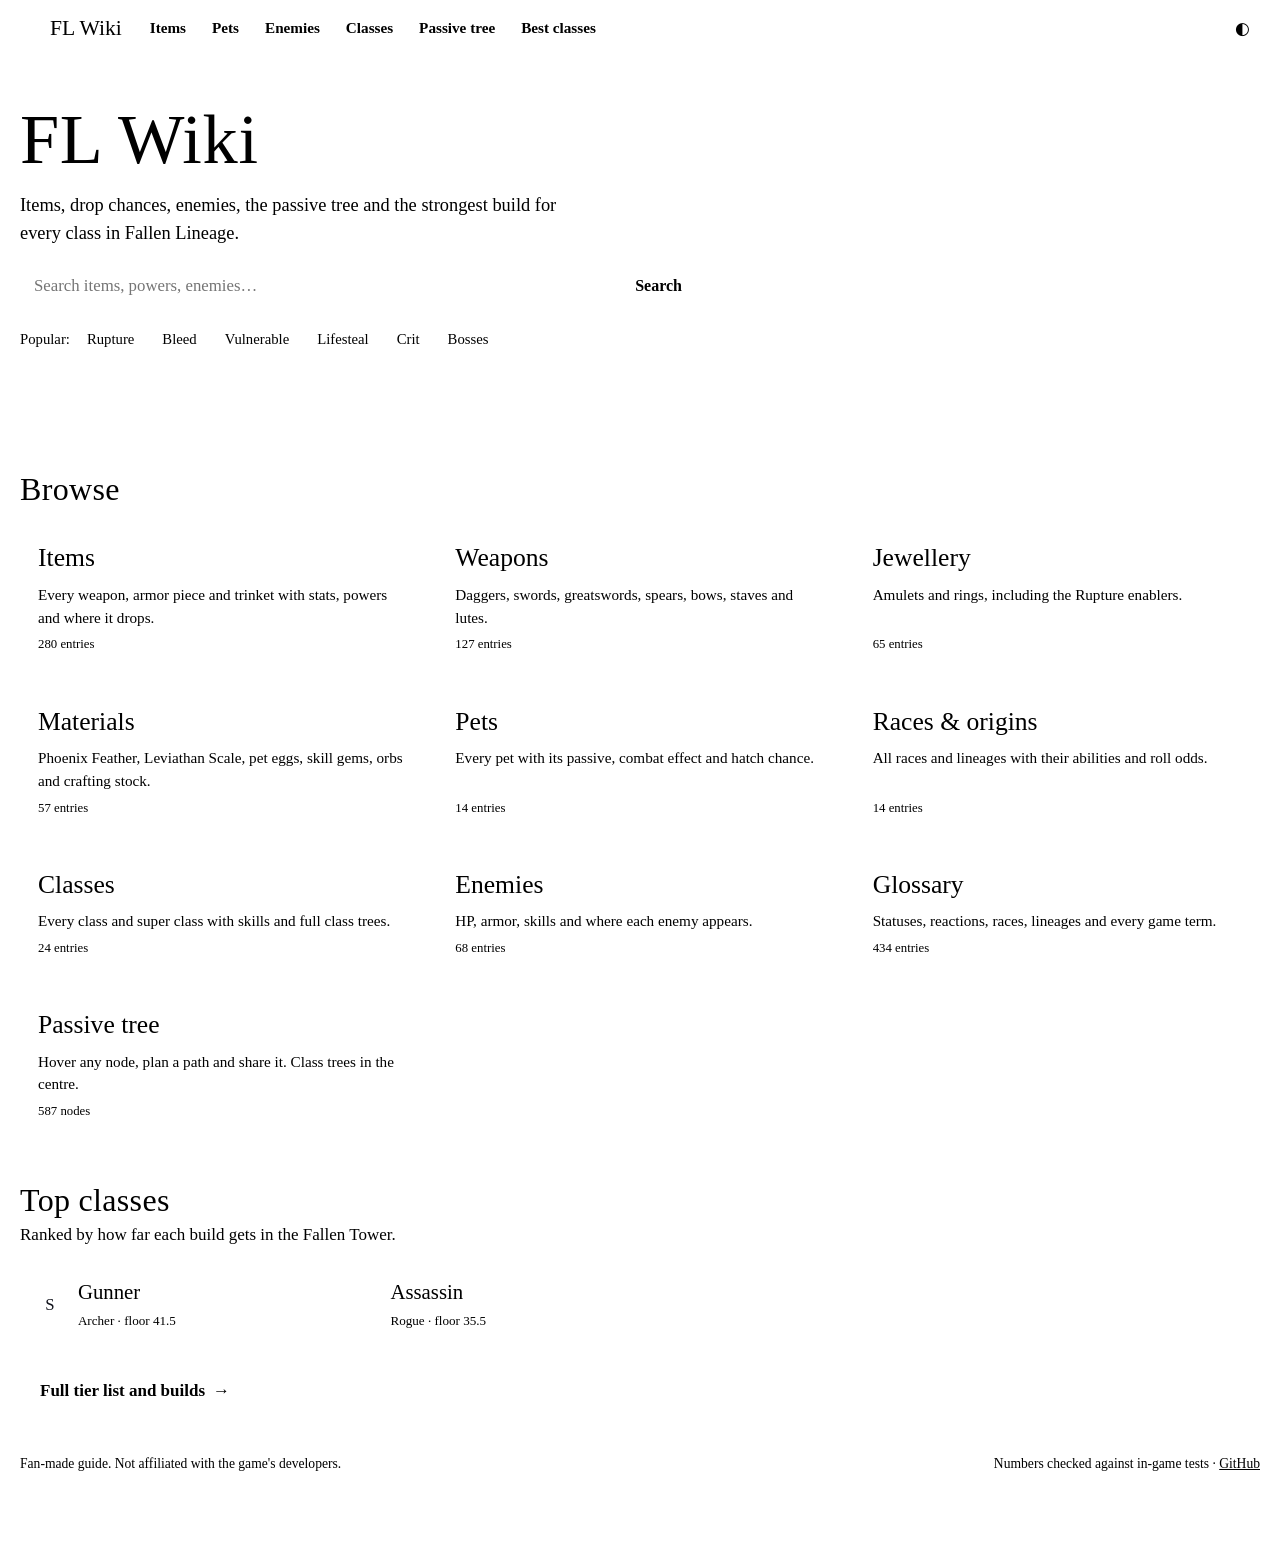
<file: index.html>
<!doctype html>
<html lang="en">
<head>
<meta charset="utf-8">
<meta name="viewport" content="width=device-width, initial-scale=1, viewport-fit=cover">
<title>FL Wiki · Fallen Lineage</title>
<meta name="description" content="Fallen Lineage wiki: every item with stats, powers and drop chances, every enemy, the passive tree, and the best build for each class.">
<link rel="preconnect" href="https://fonts.googleapis.com">
<link rel="stylesheet" href="https://fonts.googleapis.com/css2?family=Balthazar&family=Source+Sans+3:wght@400;600;700&family=Source+Code+Pro:wght@500&display=swap">
<link rel="stylesheet" href="assets/css/core.css">
<link rel="stylesheet" href="assets/css/home.css">
</head>
<body data-page="home">
<header id="site-head"></header>
<div class="wrap wide">
  <section class="land">
    <h1 id="site-title">FL Wiki</h1>
    <p>Items, drop chances, enemies, the passive tree and the strongest build for every class in Fallen Lineage.</p>
    <form class="bigsearch" action="wiki.html" role="search">
      <input class="field" name="q" type="search" placeholder="Search items, powers, enemies…" aria-label="Search the wiki" autocomplete="off">
      <button type="submit">Search</button>
    </form>
    <div class="quick" aria-label="Popular searches">
      <span class="muted">Popular:</span>
      <a href="wiki.html?q=rupture#/items">Rupture</a><a href="wiki.html?q=bleed#/items">Bleed</a><a href="wiki.html?q=vulnerable#/items">Vulnerable</a>
      <a href="wiki.html?q=lifesteal#/items">Lifesteal</a><a href="wiki.html?q=crit#/items">Crit</a><a href="wiki.html#/enemies/bosses">Bosses</a>
    </div>
    <a class="cta" href="classes.html">See the best classes <span aria-hidden="true">→</span></a>
  </section>

  <section>
    <div class="sechead"><h2>Browse</h2></div>
    <div class="tiles" id="tiles">
      <a class="panel tile" href="wiki.html#/items"><b>Items</b><span>Every weapon, armor piece and trinket with stats, powers and where it drops.</span><em data-count="items"></em></a>
      <a class="panel tile" href="wiki.html#/items/weapon:daggers"><b>Weapons</b><span>Daggers, swords, greatswords, spears, bows, staves and lutes.</span><em data-count="weapons"></em></a>
      <a class="panel tile" href="wiki.html#/items/amulet"><b>Jewellery</b><span>Amulets and rings, including the Rupture enablers.</span><em data-count="jewellery"></em></a>
      <a class="panel tile" href="wiki.html#/materials"><b>Materials</b><span>Phoenix Feather, Leviathan Scale, pet eggs, skill gems, orbs and crafting stock.</span><em data-count="materials"></em></a>
      <a class="panel tile" href="wiki.html#/pets"><b>Pets</b><span>Every pet with its passive, combat effect and hatch chance.</span><em data-count="pets"></em></a>
      <a class="panel tile" href="wiki.html#/races"><b>Races &amp; origins</b><span>All races and lineages with their abilities and roll odds.</span><em data-count="races"></em></a>
      <a class="panel tile" href="wiki.html#/classes"><b>Classes</b><span>Every class and super class with skills and full class trees.</span><em data-count="classes"></em></a>
      <a class="panel tile" href="wiki.html#/enemies"><b>Enemies</b><span>HP, armor, skills and where each enemy appears.</span><em data-count="enemies"></em></a>
      <a class="panel tile" href="wiki.html#/glossary"><b>Glossary</b><span>Statuses, reactions, races, lineages and every game term.</span><em data-count="terms"></em></a>
      <a class="panel tile" href="tree.html"><b>Passive tree</b><span>Hover any node, plan a path and share it. Class trees in the centre.</span><em>587 nodes</em></a>
    </div>
  </section>

  <section>
    <div class="sechead"><h2>Top classes</h2><p>Ranked by how far each build gets in the Fallen Tower.</p></div>
    <div class="topcls" id="topcls"></div>
    <a class="cta ghost" href="classes.html">Full tier list and builds <span aria-hidden="true">→</span></a>
  </section>
</div>
<footer id="site-foot"></footer>
<script src="assets/js/site.js"></script>
<script src="assets/js/home.js"></script>
</body>
</html>
</file>
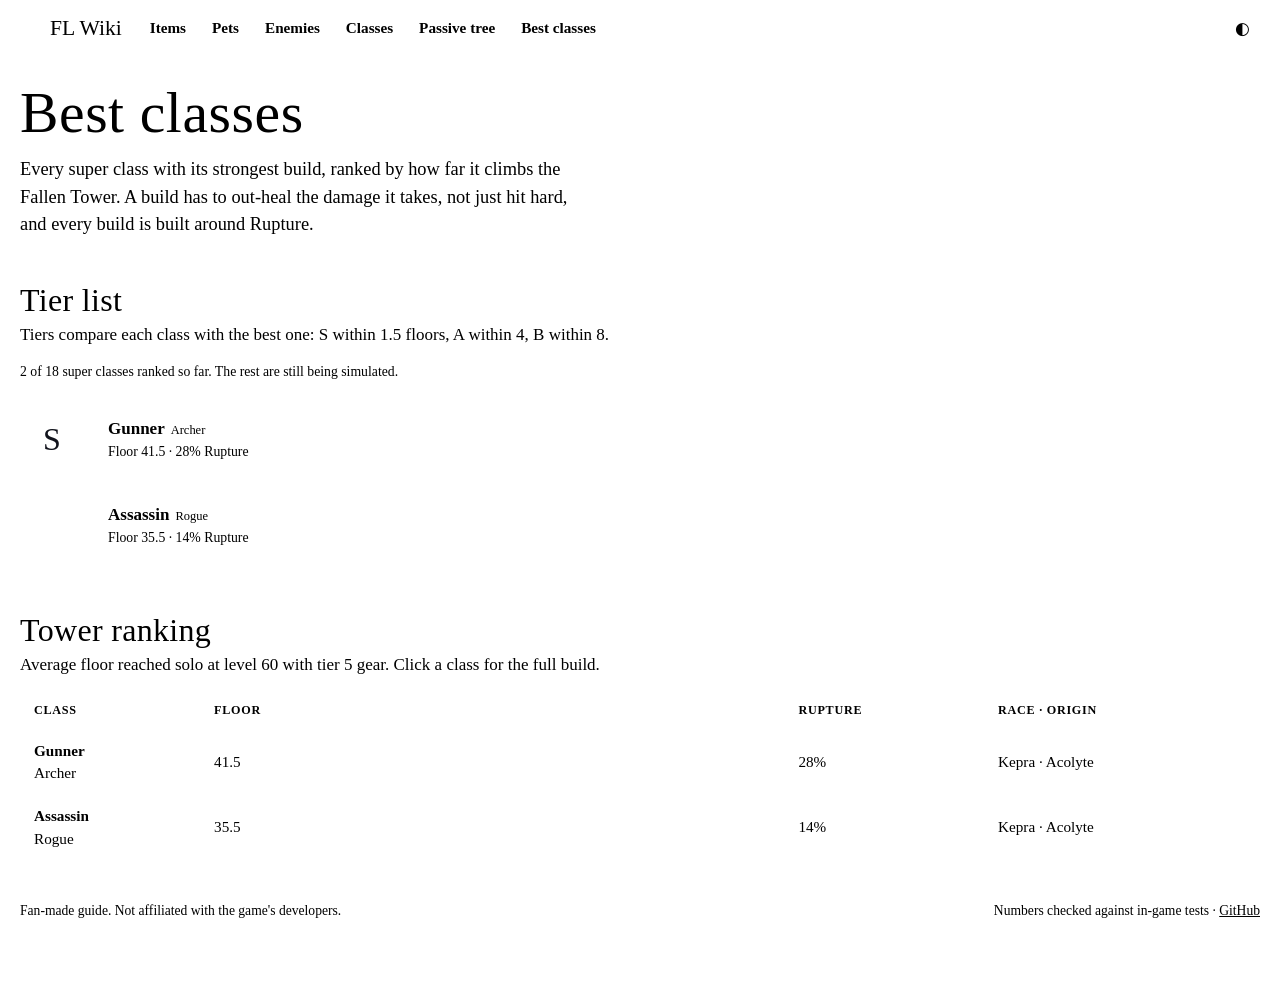
<file: classes.html>
<!doctype html>
<html lang="en">
<head>
<meta charset="utf-8">
<meta name="viewport" content="width=device-width, initial-scale=1, viewport-fit=cover">
<title>Best Classes · FL Wiki</title>
<meta name="description" content="Every Fallen Lineage super class ranked by how far its best build gets in the Fallen Tower.">
<link rel="preconnect" href="https://fonts.googleapis.com">
<link rel="stylesheet" href="https://fonts.googleapis.com/css2?family=Balthazar&family=Source+Sans+3:wght@400;600;700&family=Source+Code+Pro:wght@500&display=swap">
<link rel="stylesheet" href="assets/css/core.css">
<link rel="stylesheet" href="assets/css/classes.css">
</head>
<body data-page="classes">
<header id="site-head"></header>
<div class="wrap wide">
  <header class="hero">
    <h1>Best classes</h1>
    <p>Every super class with its strongest build, ranked by how far it climbs the Fallen Tower. A build has to out-heal the damage it takes, not just hit hard, and every build is built around Rupture.</p>
  </header>

  <section id="tiers">
    <div class="sechead"><h2>Tier list</h2><p>Tiers compare each class with the best one: S within 1.5 floors, A within 4, B within 8.</p></div>
    <div class="panel tiers" id="tierlist"></div>
  </section>

  <section id="ranking">
    <div class="sechead"><h2>Tower ranking</h2><p>Average floor reached solo at level 60 with tier 5 gear. Click a class for the full build.</p></div>
    <div class="panel tablewrap"><table>
      <thead><tr><th>Class</th><th class="n">Floor</th><th></th><th class="n">Rupture</th><th>Race · origin</th></tr></thead>
      <tbody id="rows"></tbody>
    </table></div>
  </section>
</div>
<footer id="site-foot"></footer>
<script src="assets/js/site.js"></script>
<script src="assets/js/classes.js"></script>
</body>
</html>
</file>
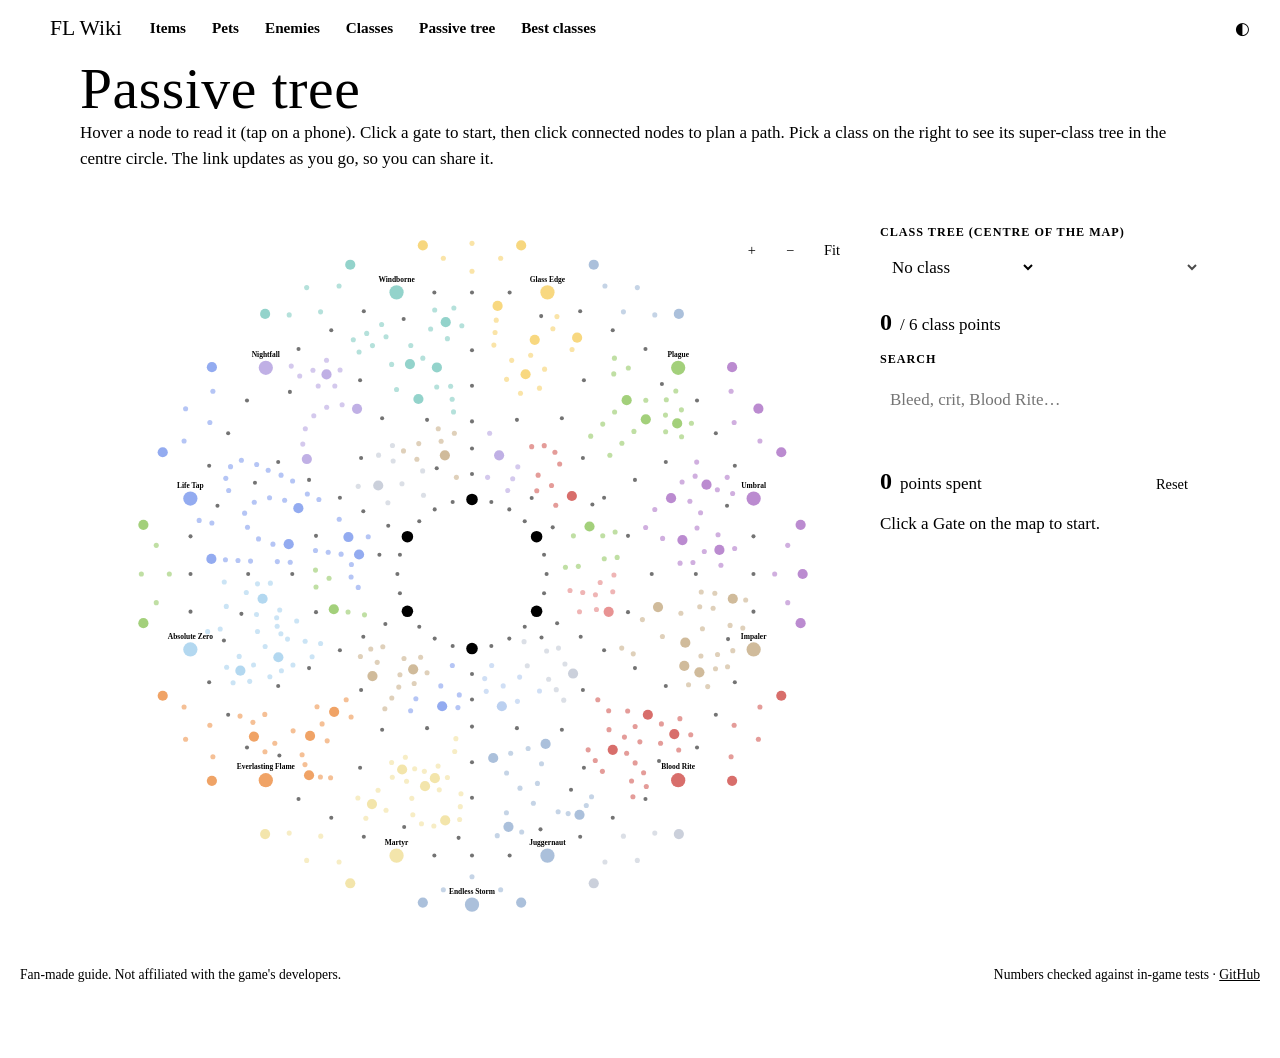
<file: tree.html>
<!doctype html>
<html lang="en">
<head>
<meta charset="utf-8">
<meta name="viewport" content="width=device-width, initial-scale=1, viewport-fit=cover">
<title>Passive Tree Planner</title>
<meta name="description" content="Interactive Fallen Lineage passive tree: hover any node to read it, click to plan a path, share the link.">
<link rel="preconnect" href="https://fonts.googleapis.com">
<link rel="stylesheet" href="https://fonts.googleapis.com/css2?family=Balthazar&family=Source+Sans+3:wght@400;600;700&family=Source+Code+Pro:wght@500&display=swap">
<link rel="stylesheet" href="assets/css/core.css">
<link rel="stylesheet" href="assets/css/tree.css">
</head>
<body data-page="tree">
<header id="site-head"></header>
<div class="wrap">
  <header class="hero tight">
    <h1>Passive tree</h1>
    <p>Hover a node to read it (tap on a phone). Click a gate to start, then click connected nodes to plan a path. Pick a class on the right to see its super-class tree in the centre circle. The link updates as you go, so you can share it.</p>
  </header>
  <div class="tplan">
    <div class="panel" id="map"></div>
    <aside class="panel tside">
      <label class="label" for="cls">Class tree (centre of the map)</label>
      <div class="csel"><select id="cls" aria-label="Class"></select><select id="sup" aria-label="Super class"></select></div>
      <div class="pts"><b id="cpts">0</b><span>/ 6 class points</span></div>
      <label class="label" for="q">Search</label>
      <input id="q" type="search" placeholder="Bleed, crit, Blood Rite…" autocomplete="off">
      <div class="qn" id="qn"></div>
      <div class="pts"><b id="pts">0</b><span>points spent</span><button id="reset">Reset</button></div>
      <div id="picked"></div>
    </aside>
  </div>
</div>
<script src="assets/js/site.js"></script>
<script src="assets/js/treemap.js"></script>
<script src="assets/js/tree.js"></script>
<footer id="site-foot"></footer>
</body>
</html>
</file>
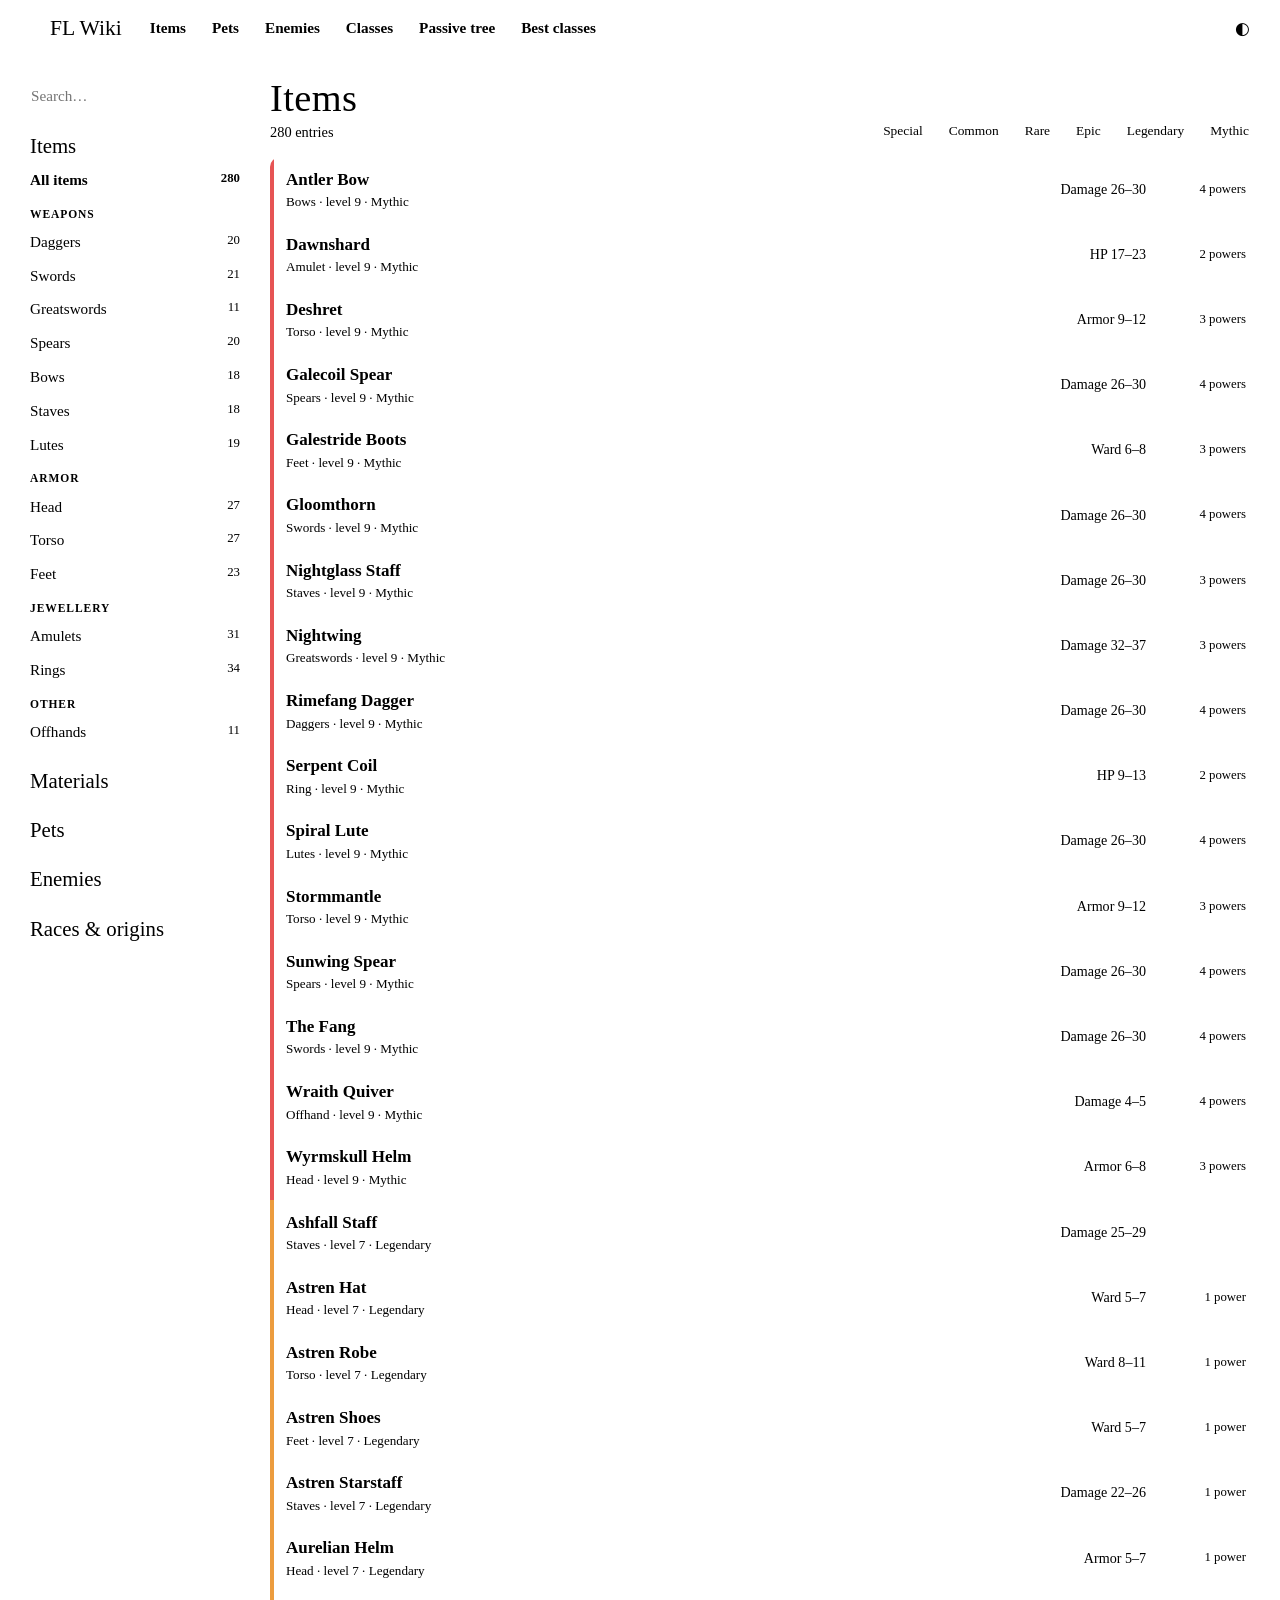
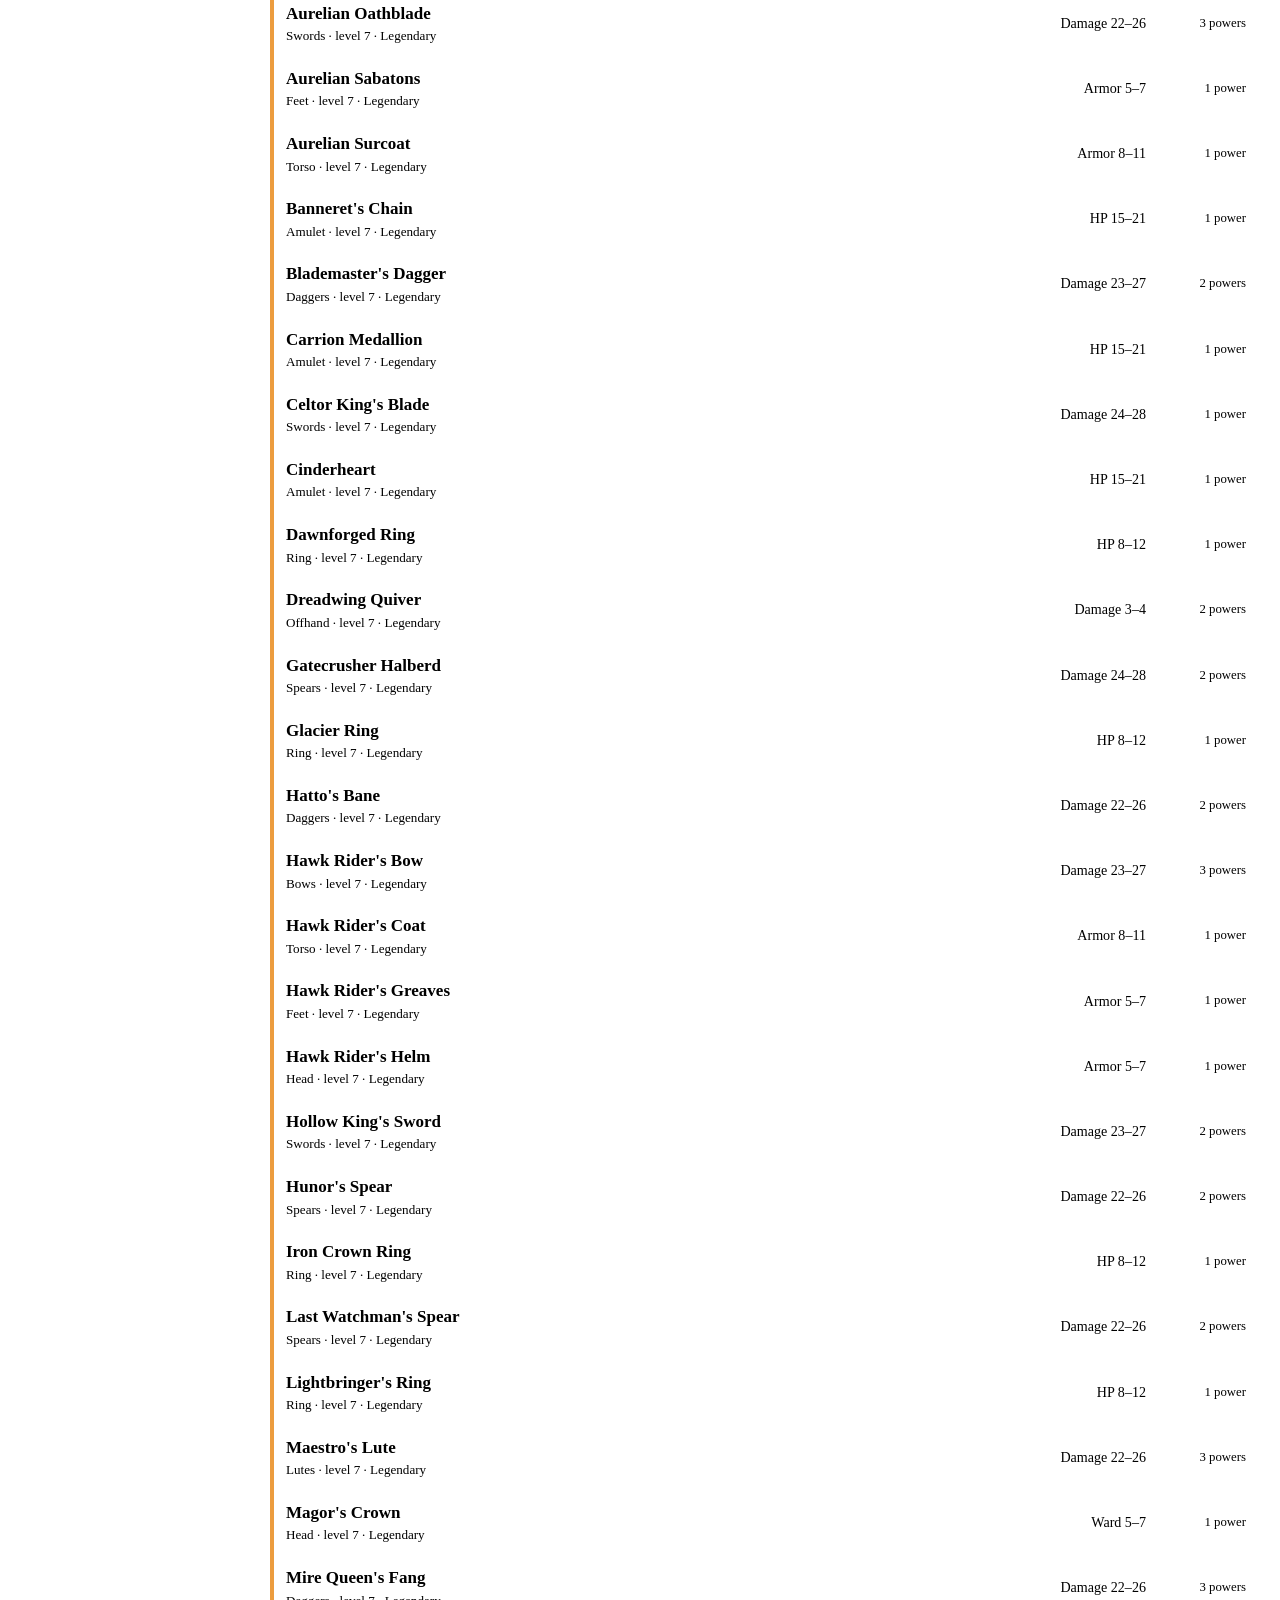
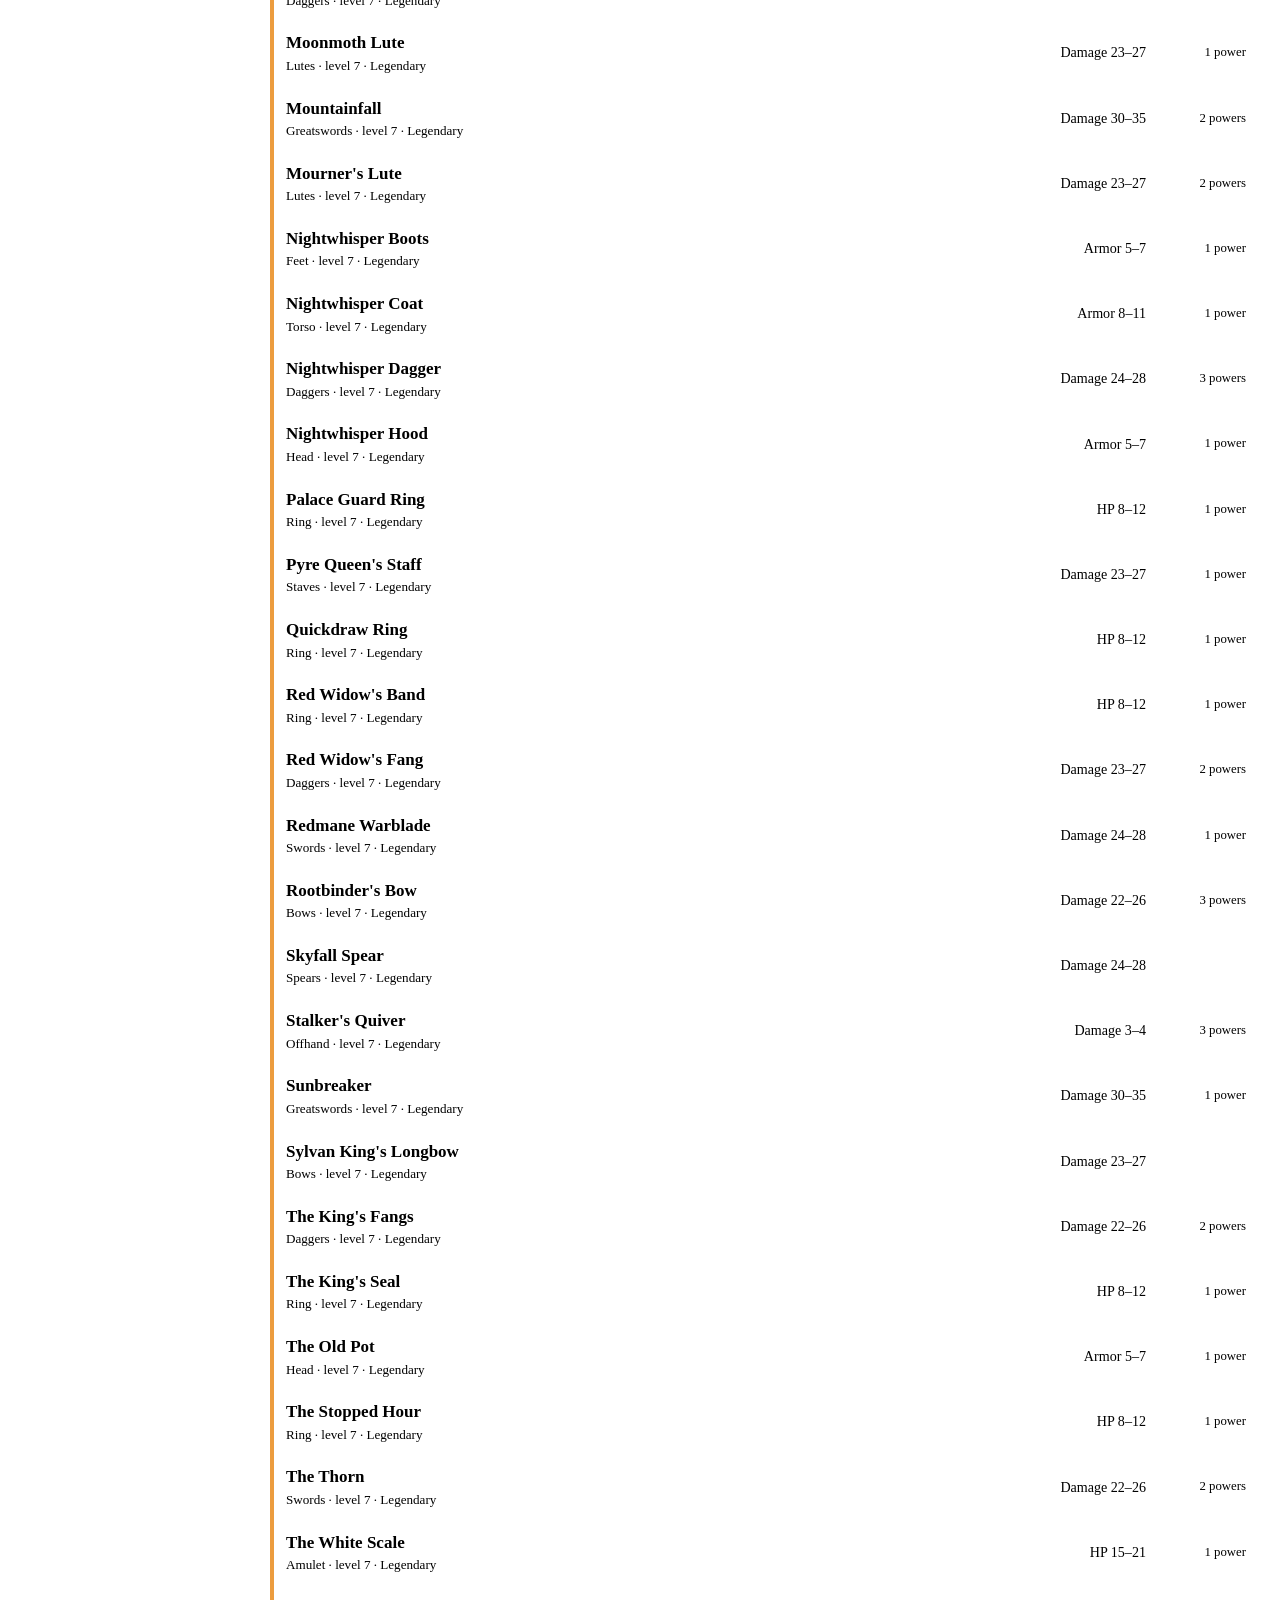
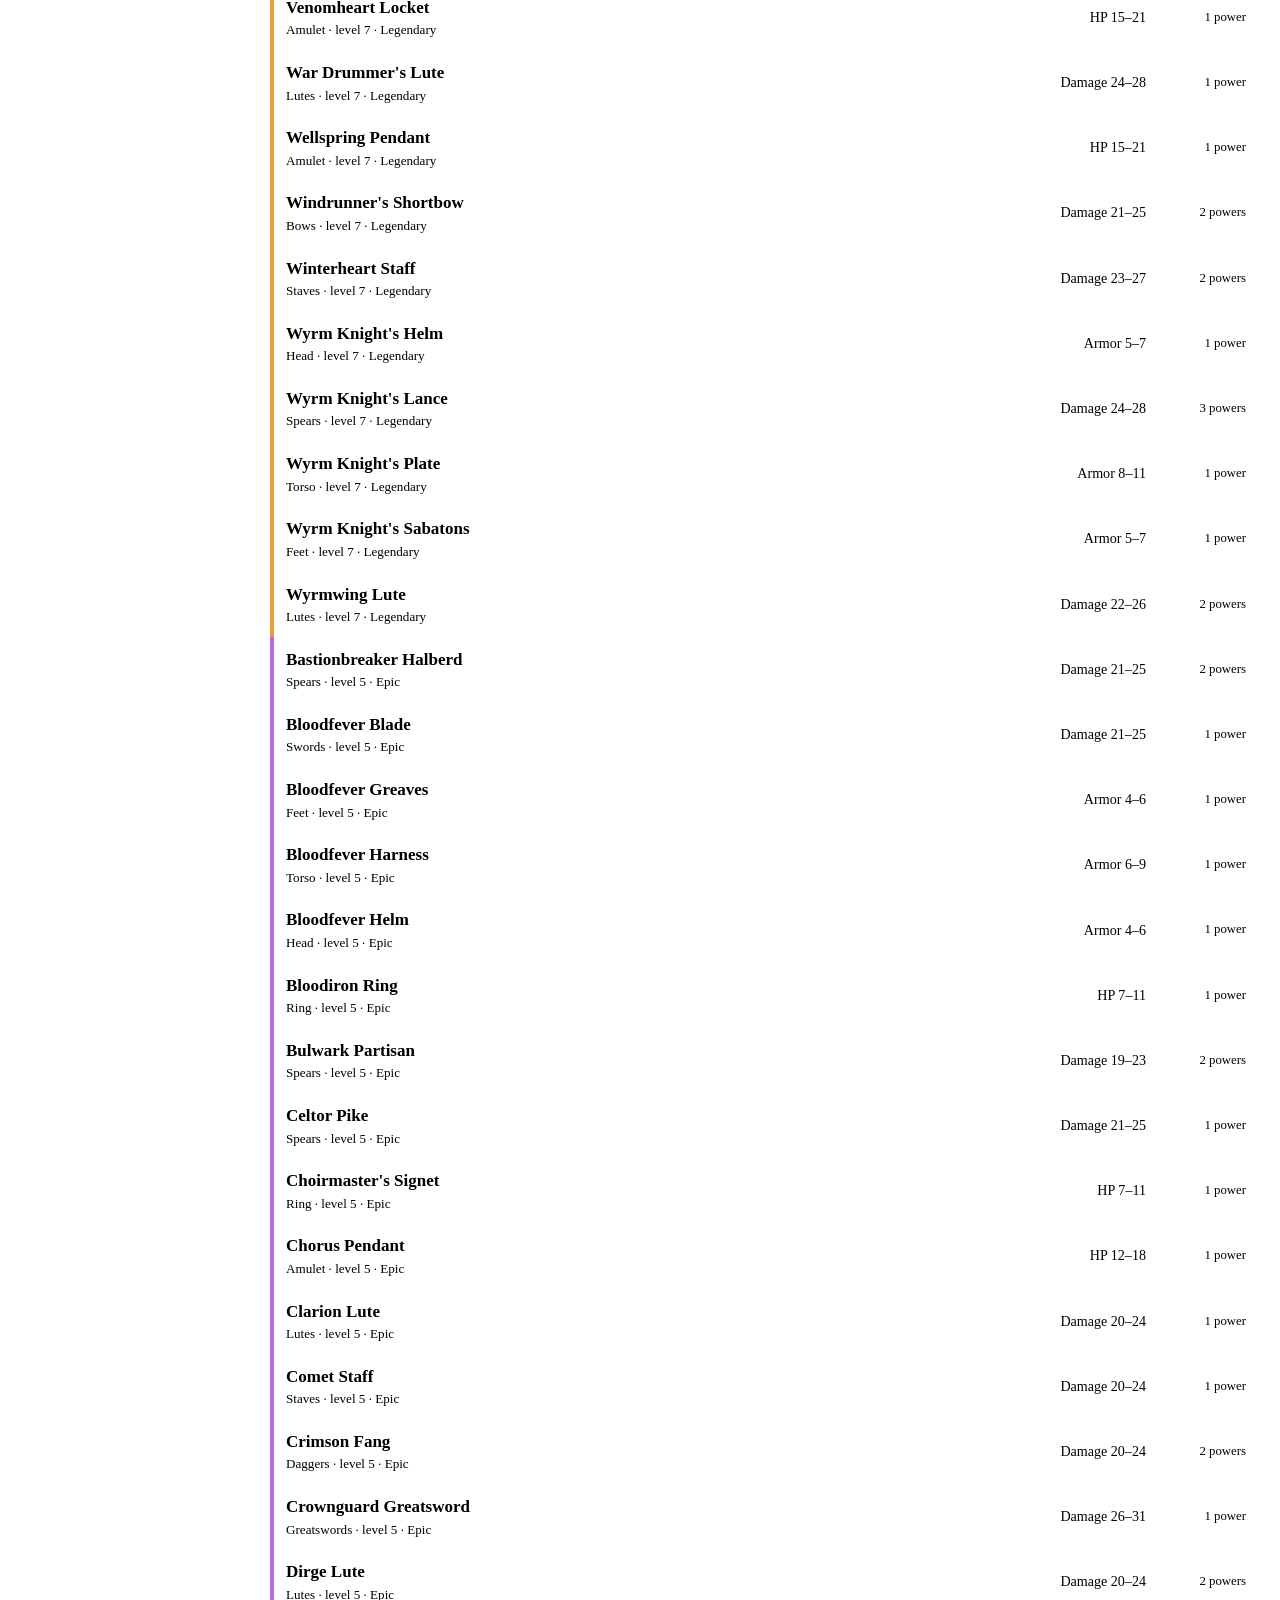
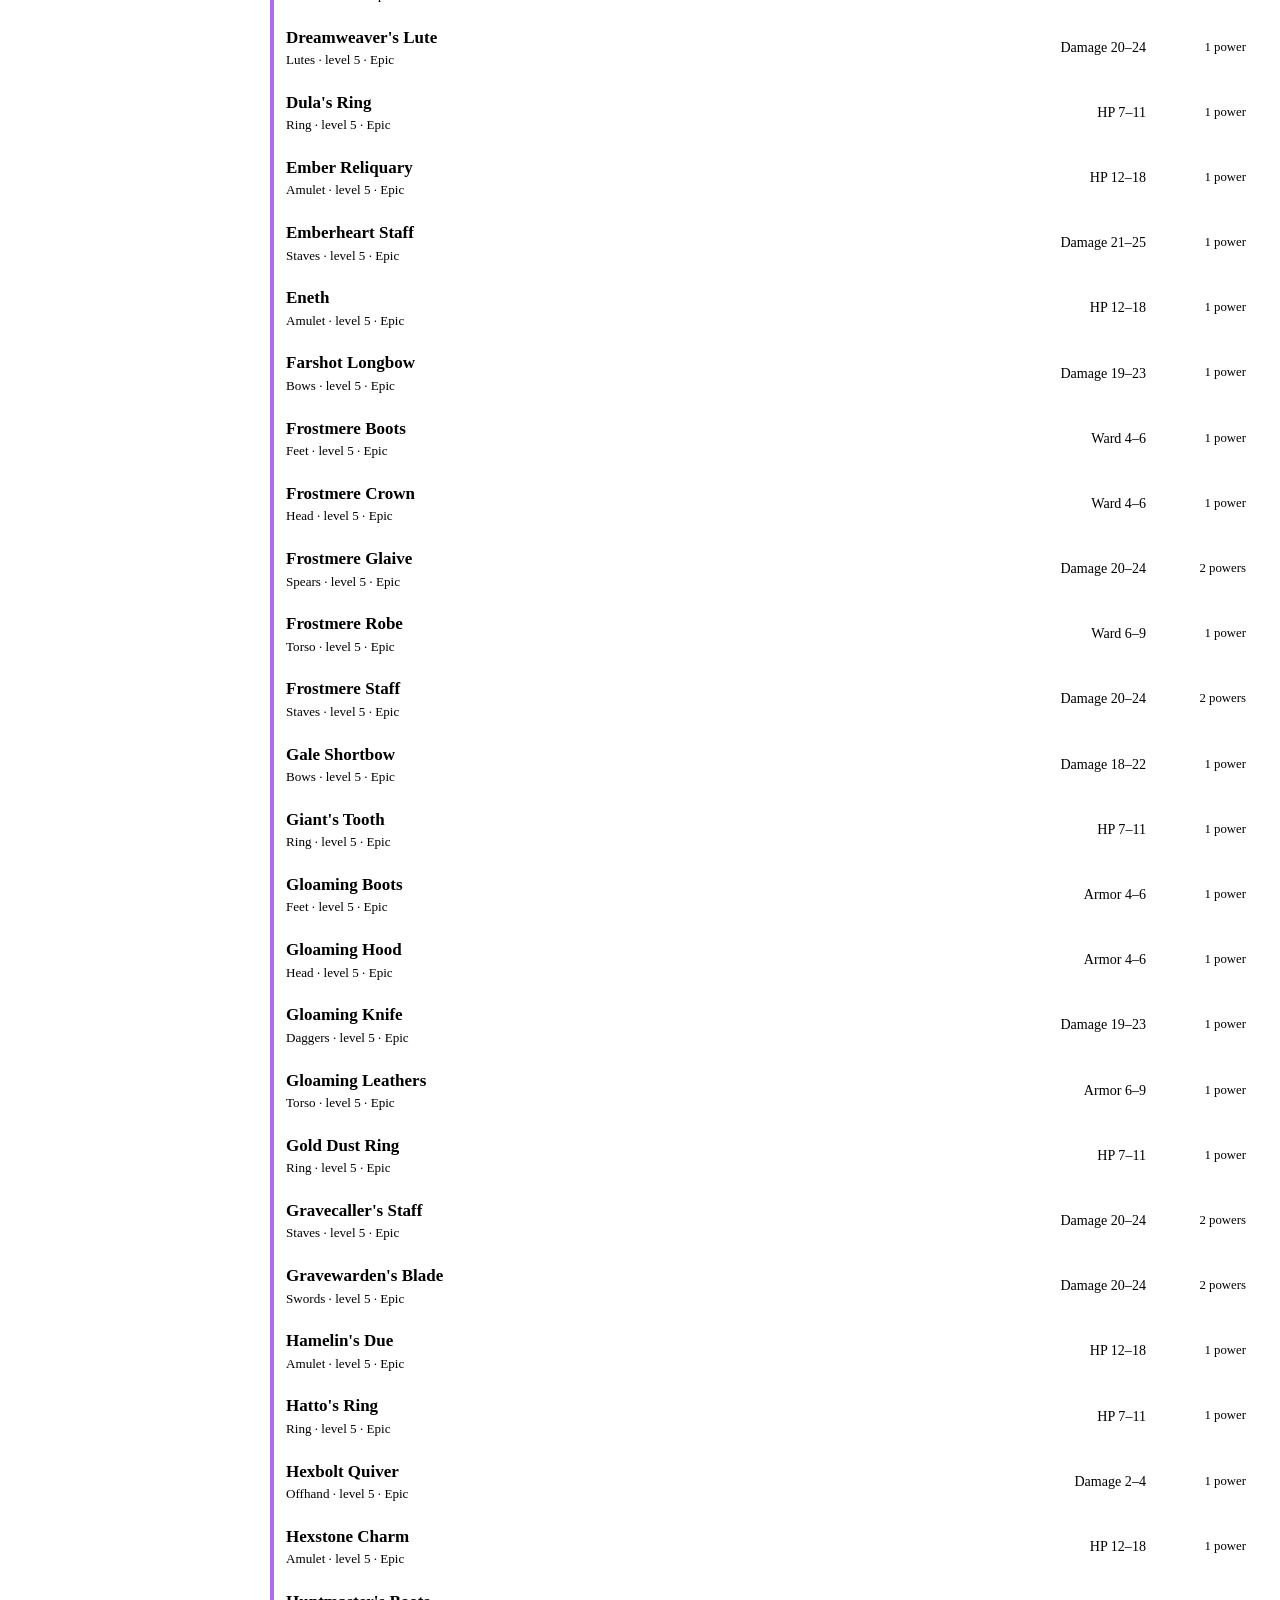
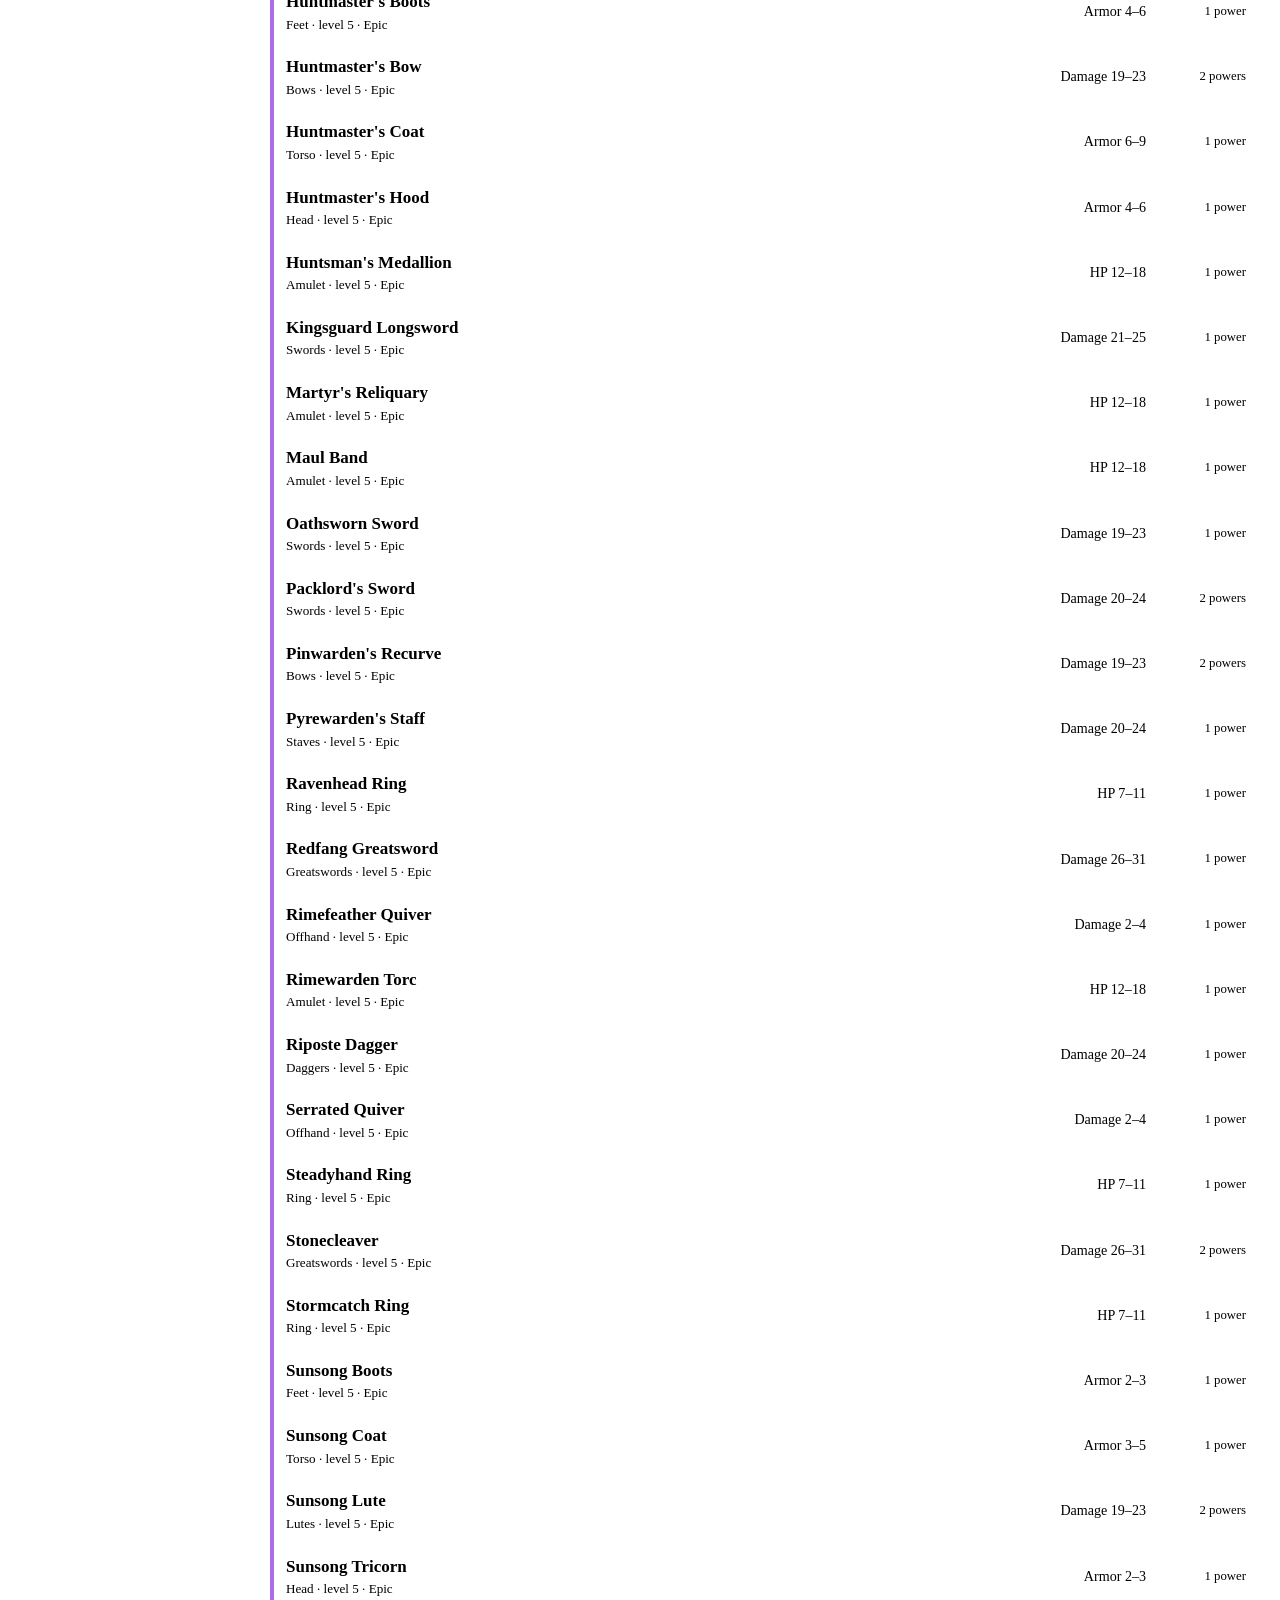
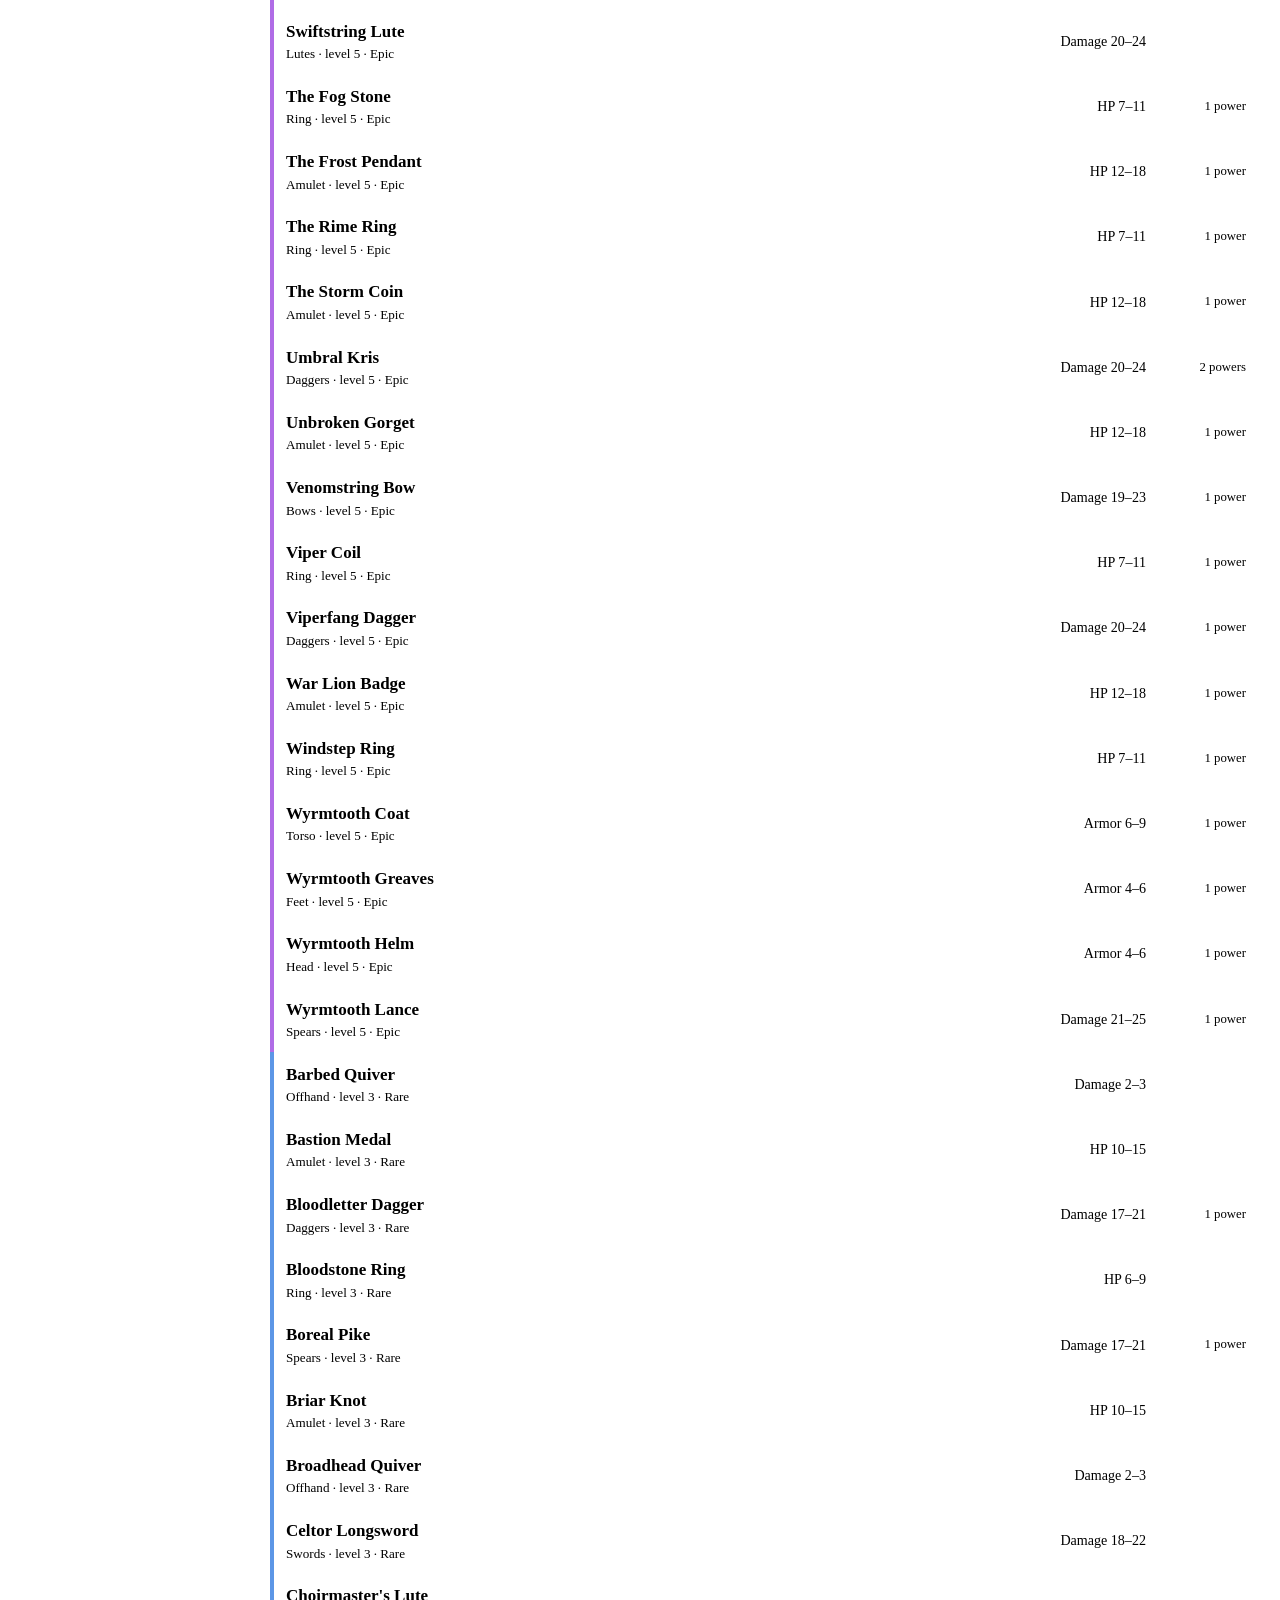
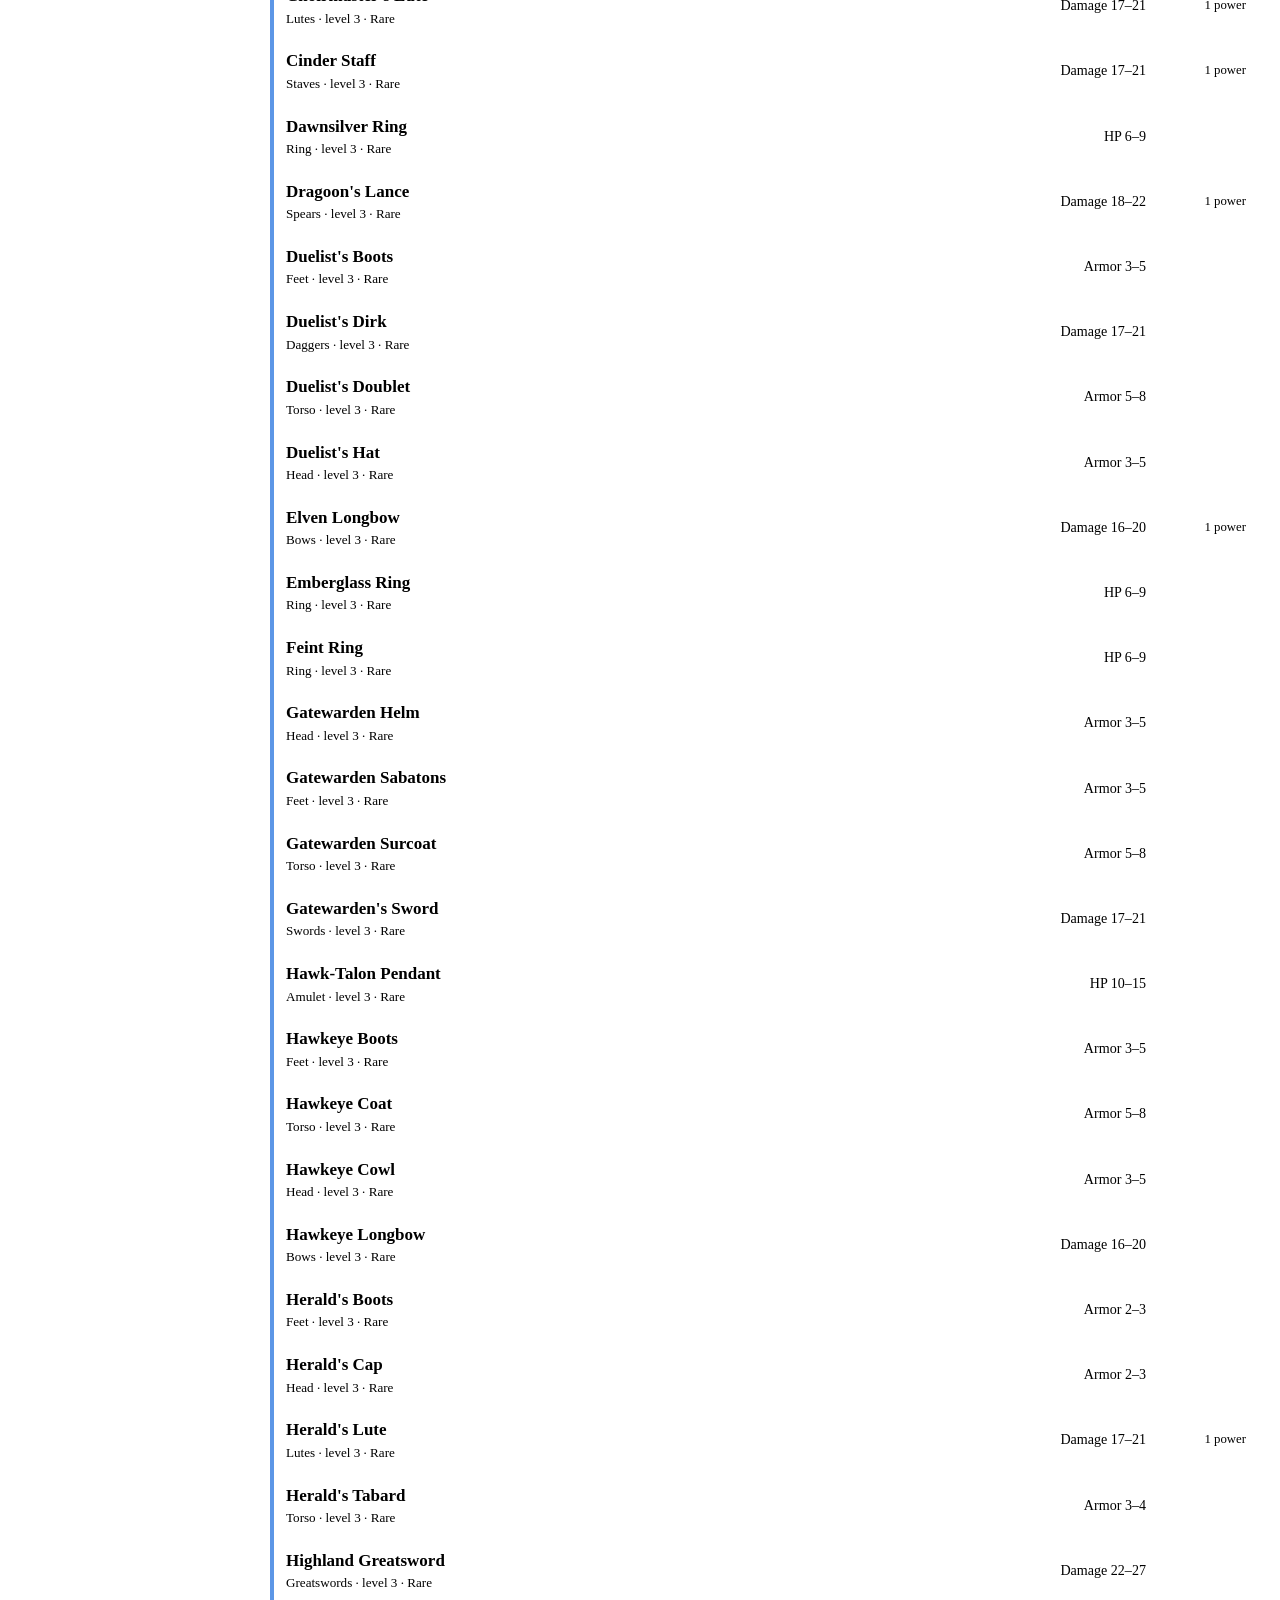
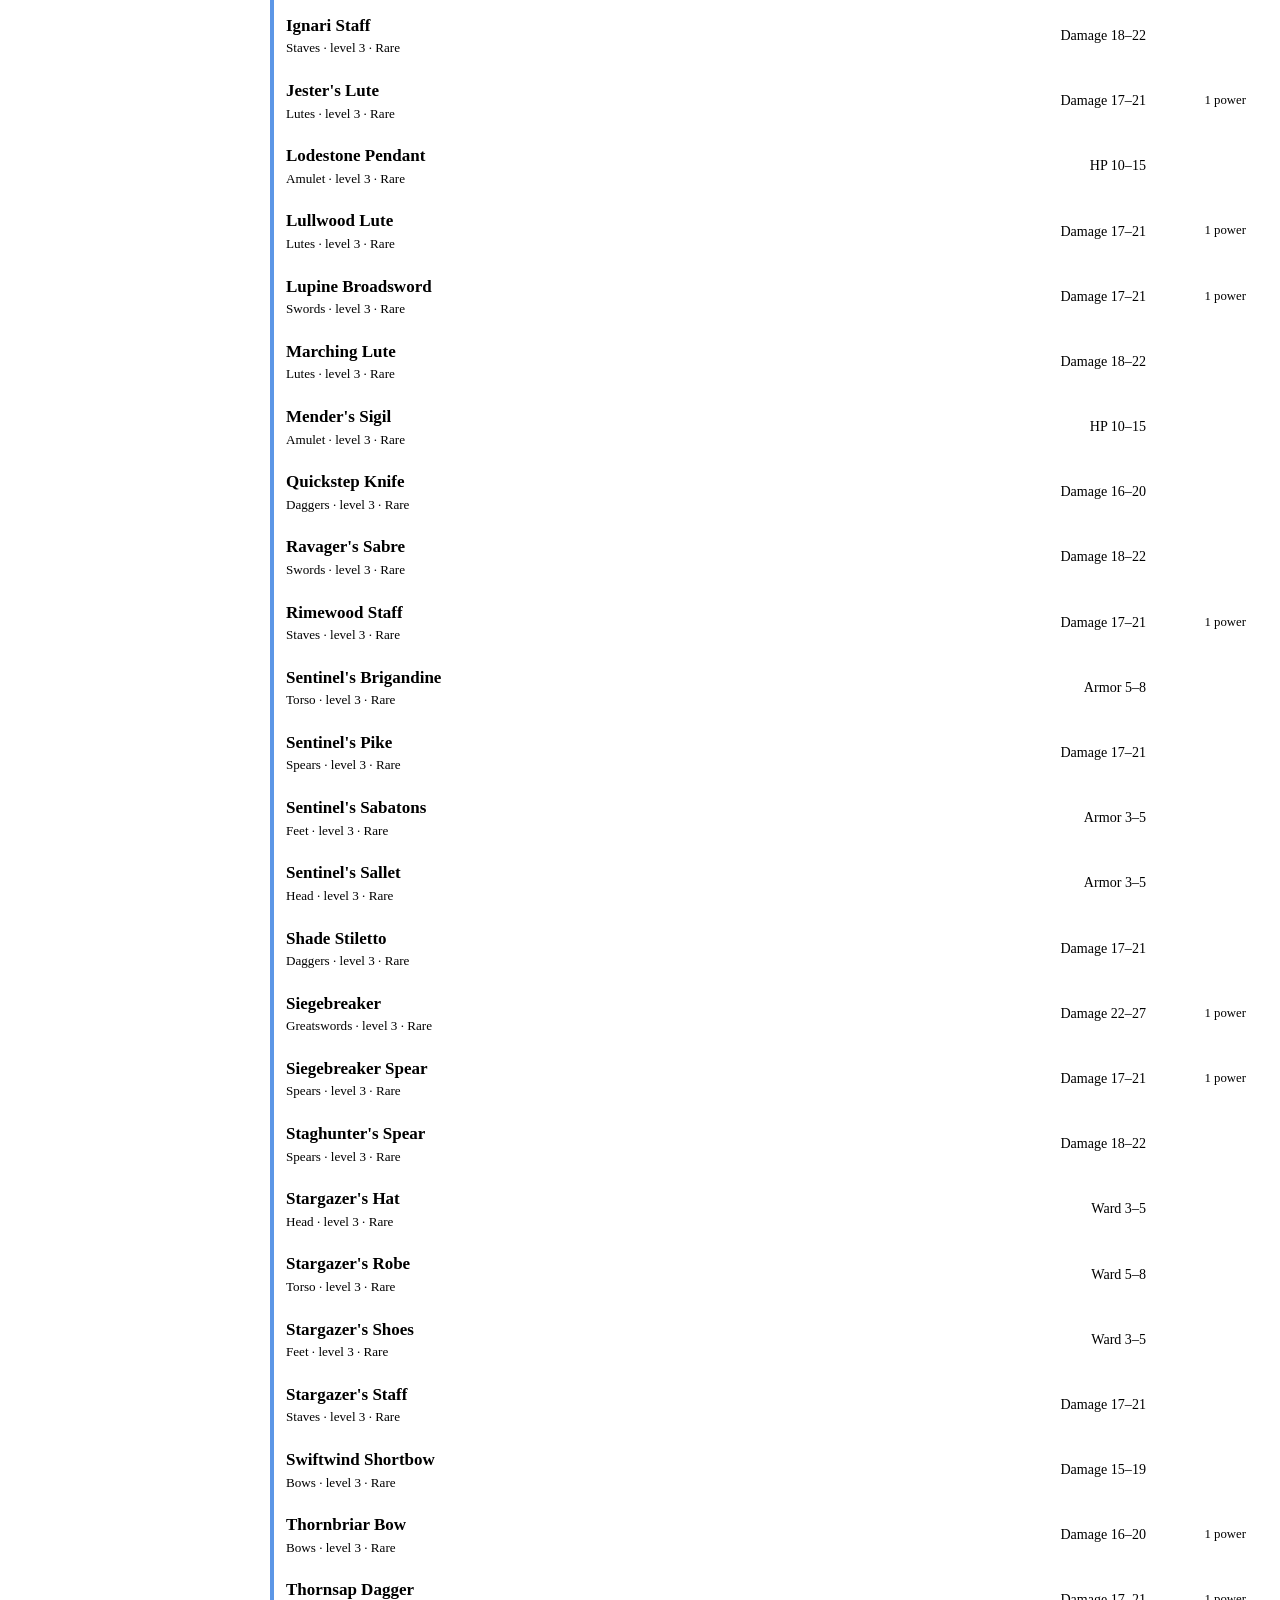
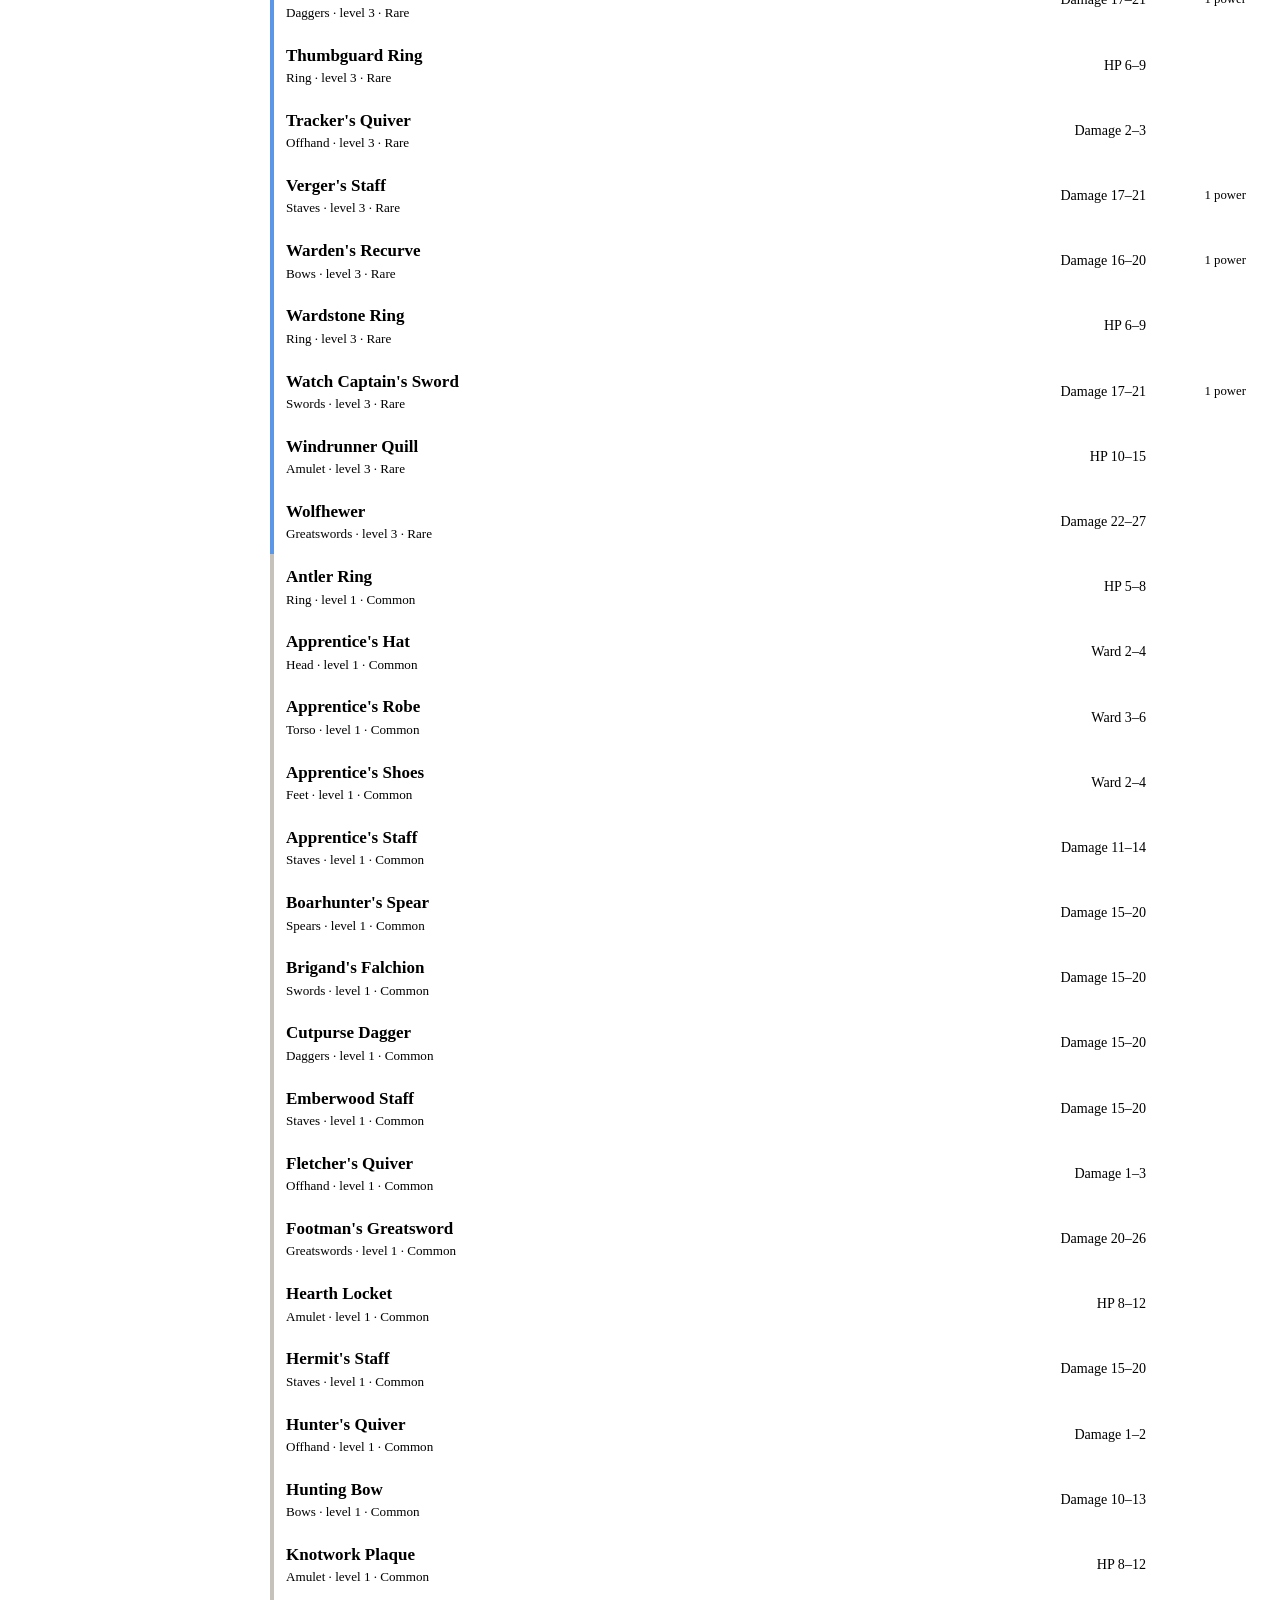
<file: wiki.html>
<!doctype html>
<html lang="en">
<head>
<meta charset="utf-8">
<meta name="viewport" content="width=device-width, initial-scale=1, viewport-fit=cover">
<title>Fallen Lineage Wiki</title>
<meta name="description" content="Fallen Lineage items with stats, powers and drop chances, every enemy, and a glossary of game terms.">
<link rel="preconnect" href="https://fonts.googleapis.com">
<link rel="stylesheet" href="https://fonts.googleapis.com/css2?family=Balthazar&family=Source+Sans+3:wght@400;600;700&family=Source+Code+Pro:wght@500&display=swap">
<link rel="stylesheet" href="assets/css/core.css">
<link rel="stylesheet" href="assets/css/wiki.css">
</head>
<body data-page="wiki">
<header id="site-head"></header>
<div class="wiki">
  <aside class="wside" aria-label="Categories">
    <input class="field" id="q" type="search" placeholder="Search…" autocomplete="off" aria-label="Search">
    <nav id="cats"></nav>
  </aside>
  <main class="wlist">
    <div class="whead">
      <div><h1 id="title">Items</h1><span class="muted" id="count"></span></div>
      <div class="wtools" id="tools"></div>
    </div>
    <div id="list" class="rows" role="list"></div>
  </main>
  <aside class="wdetail panel" id="detail" aria-live="polite" hidden></aside>
</div>
<footer id="site-foot"></footer>
<script src="assets/js/site.js"></script>
<script src="assets/js/wiki.js"></script>
</body>
</html>
</file>
<file: assets/css/core.css>
/* Core: tokens, base, shared components. Every page loads this first. */
   Layout: one column; sticky section bar on build pages; every block is a framed panel. */
:root{
  --bg:#eceef4; --panel:#ffffff; --panel2:#f4f5f9; --line:#d3d7e3; --frame:#b89a5a;
  --ink:#151a2b; --muted:#4d5368; --faint:#7d8296;
  --gold:#8f6a17; --blood:#b5263a; --blood-soft:#f8e3e6; --sky:#2b62c4; --violet:#7b45c4;
  --t-S:#c99a1e; --t-A:#b5263a; --t-B:#3d6fb8; --t-C:#7d8296;
  --node:#c9cdd9; --edge:#dde0e9;
  --f-display:"Balthazar", "Cinzel", Georgia, serif;
  --f-body:"Source Sans 3", "Source Sans Pro", system-ui, -apple-system, "Segoe UI", sans-serif;
  --f-mono:"Source Code Pro", ui-monospace, Menlo, monospace;
  color-scheme:light;
}
@media (prefers-color-scheme: dark){:root:not([data-theme="light"]){
  --bg:#0c1020; --panel:#141a2c; --panel2:#1b2238; --line:#262f4a; --frame:#6e5a34;
  --ink:#eee8d8; --muted:#aeb0c2; --faint:#6f7490;
  --gold:#e0be72; --blood:#ec5a68; --blood-soft:#3a1822; --sky:#7fb0ff; --violet:#b48cf0;
  --t-S:#e0b54a; --t-A:#e2505f; --t-B:#5f8fdc; --t-C:#5d6380;
  --node:#2c3550; --edge:#1f273d;
  color-scheme:dark;}}
:root[data-theme="dark"]{
  --bg:#0c1020; --panel:#141a2c; --panel2:#1b2238; --line:#262f4a; --frame:#6e5a34;
  --ink:#eee8d8; --muted:#aeb0c2; --faint:#6f7490;
  --gold:#e0be72; --blood:#ec5a68; --blood-soft:#3a1822; --sky:#7fb0ff; --violet:#b48cf0;
  --t-S:#e0b54a; --t-A:#e2505f; --t-B:#5f8fdc; --t-C:#5d6380;
  --node:#2c3550; --edge:#1f273d;
  color-scheme:dark;}

*{box-sizing:border-box}
[hidden]{display:none!important}
html{scroll-behavior:smooth;scroll-padding-top:64px}
body{margin:0;background:var(--bg);color:var(--ink);font-family:var(--f-body);font-size:17px;line-height:1.5;
  padding-left:max(16px, env(safe-area-inset-left, 0px));padding-right:max(16px, env(safe-area-inset-right, 0px));padding-block:0 72px}
body::before{content:"";position:fixed;inset:0 0 auto;height:env(safe-area-inset-top, 0px);z-index:10;background:var(--bg)}
.wrap{max-width:1120px;margin:0 auto;display:flex;flex-direction:column;gap:44px}
h1,h2,h3{font-family:var(--f-display);font-weight:400;margin:0;line-height:1.1;text-wrap:balance;letter-spacing:.01em}
h1{font-size:clamp(2.4rem,6vw,3.6rem)}
h2{font-size:clamp(1.6rem,3.2vw,2rem);color:var(--gold)}
h3{font-size:1.25rem}
p{margin:0}
a{color:inherit}
.muted{color:var(--muted)}
.num{font-family:var(--f-mono);font-variant-numeric:tabular-nums}
:focus-visible{outline:2px solid var(--gold);outline-offset:2px}
button{font:inherit;font-size:.9rem;color:var(--ink);background:var(--panel2);border:1px solid var(--line);border-radius:6px;padding:5px 12px;cursor:pointer}
button:hover{border-color:var(--gold)}

/* framed panel, like the in-game windows */
.panel{background:var(--panel);border:1px solid var(--line);border-radius:10px;
  box-shadow:inset 0 0 0 3px var(--panel), inset 0 0 0 4px color-mix(in srgb, var(--frame) 40%, transparent)}
.label{font-size:.76rem;font-weight:700;letter-spacing:.08em;text-transform:uppercase;color:var(--faint)}
.tier{display:inline-flex;align-items:center;justify-content:center;font-family:var(--f-display);font-size:1.05rem;width:1.9em;height:1.9em;border-radius:6px;color:#11131c;background:var(--t-C);flex:none}
.tier.S{background:var(--t-S)}.tier.A{background:var(--t-A);color:#fff}.tier.B{background:var(--t-B);color:#fff}.tier.C{background:var(--t-C);color:#fff}
.chip{display:inline-flex;align-items:center;gap:6px;font-size:.86rem;border:1px solid var(--line);border-radius:99px;padding:2px 11px;color:var(--muted);background:var(--panel2)}


/* tables */
.tablewrap{overflow-x:auto}
table{border-collapse:collapse;width:100%;min-width:640px;font-size:.95rem}
th,td{text-align:left;padding:10px 14px;border-bottom:1px solid var(--line);vertical-align:middle}
th{font-size:.76rem;font-weight:700;letter-spacing:.06em;text-transform:uppercase;color:var(--faint)}
td.n{font-family:var(--f-mono);font-variant-numeric:tabular-nums}
tr:last-child td{border-bottom:0}
td a{color:var(--gold);text-decoration:none;font-weight:700}
.bar{height:8px;border-radius:99px;background:var(--panel2);overflow:hidden;min-width:80px}
.bar i{display:block;height:100%;background:var(--blood);border-radius:99px}

/* sections */
section{display:flex;flex-direction:column;gap:14px}
.sechead{display:flex;flex-direction:column;gap:4px}
.sechead p{color:var(--muted);max-width:72ch}

/* zoomable tree map (build + tree pages) */
.map{position:relative;overflow:hidden;aspect-ratio:1/1;max-width:100%;touch-action:none}
.map svg{width:100%;height:100%;display:block;cursor:grab}
.map svg.drag{cursor:grabbing}
.ctrl{position:absolute;right:12px;top:12px;display:flex;gap:6px}
.e{stroke:var(--edge);stroke-width:5}
.e.on{stroke:var(--blood);stroke-width:13;stroke-linecap:round}
.n{fill:var(--node);cursor:pointer}
.n.k-keystone{stroke:var(--gold);stroke-width:7}
.n.k-start{fill:var(--panel);stroke:var(--faint);stroke-width:6}
.n.on,.n.k-start.on{fill:var(--blood)}
.badge{cursor:pointer}
.badge circle{fill:var(--blood);stroke:var(--panel);stroke-width:7}
.badge text{fill:#fff;font-family:var(--f-mono);font-weight:500;text-anchor:middle;dominant-baseline:central;pointer-events:none}
.badge.off circle{fill:var(--node)}
.badge.off text{fill:var(--muted)}
.lbl{font-family:var(--f-body);font-weight:700;fill:var(--ink);paint-order:stroke;stroke:var(--panel);stroke-linejoin:round;pointer-events:none}
.lbl.off{fill:var(--faint)}
.note{font-size:.86rem;color:var(--faint);max-width:80ch}
footer{font-size:.85rem;color:var(--faint)}
@media (prefers-reduced-motion: reduce){html{scroll-behavior:auto}*{transition:none!important}}

/* ---------- site shell (rendered by assets/js/site.js) ---------- */
.site-head{position:relative;z-index:6;margin-inline:calc(-1 * max(16px, env(safe-area-inset-left, 0px)));
  padding:10px max(16px, env(safe-area-inset-left, 0px));border-bottom:1px solid var(--line);background:var(--panel)}
.site-head .in{max-width:1240px;margin:0 auto;display:flex;align-items:center;gap:16px}
.site-head .brand{font-family:var(--f-display);font-size:1.35rem;text-decoration:none;color:var(--ink);white-space:nowrap;display:flex;align-items:center;gap:8px}
.site-head .brand i{width:22px;height:22px;border:2px solid var(--gold);transform:rotate(45deg);border-radius:3px;display:inline-block}
.site-nav{display:flex;gap:2px;overflow-x:auto;scrollbar-width:none;flex:1;min-width:0}
.site-nav a{text-decoration:none;color:var(--muted);font-weight:700;font-size:.95rem;padding:7px 12px;border-radius:7px;white-space:nowrap}
.site-nav a:hover{color:var(--ink);background:var(--panel2)}
.site-nav a[aria-current="page"]{color:var(--gold);background:var(--panel2);box-shadow:inset 0 -2px 0 var(--gold)}
.theme-btn{flex:none;width:36px;height:36px;padding:0;display:grid;place-items:center;font-size:1.05rem}
@media (max-width:640px){.site-head .in{flex-wrap:wrap;gap:8px}.site-nav{order:3;flex-basis:100%}}
.wrap.wide{max-width:1240px}
.site-foot{max-width:1240px;margin:24px auto 0;padding-top:16px;border-top:1px solid var(--line);font-size:.85rem;color:var(--faint);
  display:flex;flex-wrap:wrap;gap:6px 18px;justify-content:space-between}
.site-foot a{color:var(--muted)}

/* form controls */
.field{font:inherit;font-size:.95rem;padding:8px 11px;border:1px solid var(--line);border-radius:7px;background:var(--panel2);color:var(--ink);min-width:0}
.field:focus{outline:2px solid var(--gold);outline-offset:0;border-color:transparent}
.seg{display:inline-flex;flex-wrap:wrap;gap:4px}
.seg button{border-radius:99px;padding:3px 11px;font-size:.84rem}
.seg button[aria-pressed="true"]{background:var(--ink);color:var(--panel);border-color:var(--ink)}
.empty{padding:28px;text-align:center;color:var(--faint)}

/* tree map component (assets/js/treemap.js) */
.tmap{aspect-ratio:1/1}
.tmap .n{fill:var(--tc,var(--node));opacity:.55;transition:opacity .15s}
.tmap .n.k-notable,.tmap .n.k-keystone{opacity:.8}
.tmap .n.k-start{opacity:1}
.tmap .n:hover,.tmap .n:focus{opacity:1;stroke:var(--ink);stroke-width:6;outline:none}
.tmap .n.can{opacity:.95;stroke:var(--gold);stroke-width:5}
.tmap .n.on{opacity:1;fill:var(--tc,var(--blood));stroke:var(--blood);stroke-width:9}
.tmap .n.k-start.on{fill:var(--blood)}
.tmap svg.searching .n{opacity:.15}
.tmap svg.searching .n.hit{opacity:1;stroke:var(--sky);stroke-width:10}
.tmap .n.no{animation:nope .35s}
@keyframes nope{0%,100%{transform:none}30%{transform:translateX(-10px)}60%{transform:translateX(10px)}}
.tmap .n{transform-box:fill-box;transform-origin:center}
.tmap .e{fill:none}
.tl{font-family:var(--f-display)}
.tip{position:absolute;z-index:5;max-width:300px;background:var(--panel);border:1px solid var(--frame);border-radius:8px;
  padding:10px 12px;box-shadow:0 6px 24px rgba(0,0,0,.25);pointer-events:none;font-size:14px;line-height:1.4}
.tip .th{display:flex;gap:8px;align-items:baseline;justify-content:space-between}
.tip .th b{font-family:var(--f-display);font-size:18px;color:var(--gold)}
.tip .kb{font-size:11px;text-transform:uppercase;letter-spacing:.06em;color:var(--muted)}
.tip .kb.k-keystone{color:var(--blood)}
.tip .tt{font-size:12px;color:var(--faint);margin-top:2px}
.tip p{margin:6px 0 0}
.tip .c{color:var(--blood)}
.tip .ts{margin-top:8px;font-size:12px;color:var(--muted)}
.tmap .cring{fill:none;stroke:var(--frame);stroke-width:4;stroke-dasharray:14 12;opacity:.6}
.tmap .cn{fill:var(--panel2);stroke:var(--frame);stroke-width:5;opacity:1}
.tmap .cn.k-notable{stroke-width:7}
.tmap .cn.k-capstone{stroke:var(--gold);stroke-width:9}
.tmap .cn.on{fill:var(--blood);stroke:var(--gold)}
.tmap .cn.can{stroke:var(--gold);stroke-width:8}
.tmap .chub{opacity:1}
.tmap .cn.k-root{fill:var(--gold);stroke:var(--frame)}
.tmap .ce{stroke-width:9}
.tmap .ce.on{stroke:var(--gold);stroke-width:13}
</file>
<file: assets/css/home.css>
/* Wiki landing */
.land{display:flex;flex-direction:column;align-items:flex-start;gap:14px;padding:44px 0 8px}
.land h1{font-size:clamp(2.8rem,8vw,4.4rem)}
.land>p{font-size:1.15rem;color:var(--muted);max-width:60ch}
.bigsearch{display:flex;gap:8px;width:min(680px,100%)}
.bigsearch .field{flex:1;font-size:1.05rem;padding:12px 14px}
.bigsearch button{padding:10px 18px;font-size:1rem;font-weight:700}
.quick{display:flex;flex-wrap:wrap;gap:6px;align-items:center;font-size:.92rem}
.quick a{text-decoration:none;color:var(--muted);border:1px solid var(--line);border-radius:99px;padding:3px 11px;background:var(--panel)}
.quick a:hover{color:var(--gold);border-color:var(--gold)}
.cta{display:inline-flex;align-items:center;gap:8px;text-decoration:none;font-weight:700;color:#fff;background:var(--blood);
  padding:11px 20px;border-radius:8px;margin-top:6px;box-shadow:0 2px 0 color-mix(in srgb, var(--blood) 60%, #000)}
.cta:hover{filter:brightness(1.08)}
.cta.ghost{background:none;color:var(--gold);box-shadow:none;border:1px solid var(--frame);align-self:flex-start}
.tiles{display:grid;grid-template-columns:repeat(3,minmax(0,1fr));gap:12px}
@media (max-width:900px){.tiles{grid-template-columns:repeat(2,minmax(0,1fr))}}
@media (max-width:560px){.tiles{grid-template-columns:minmax(0,1fr)}}
.tile{display:flex;flex-direction:column;gap:6px;padding:18px;text-decoration:none;transition:transform .15s}
.tile:hover{transform:translateY(-2px)}
.tile b{font-family:var(--f-display);font-weight:400;font-size:1.6rem;color:var(--gold)}
.tile span{color:var(--muted);font-size:.95rem}
.tile em{font-style:normal;font-family:var(--f-mono);font-size:.8rem;color:var(--faint);margin-top:auto}
.topcls{display:grid;grid-template-columns:repeat(4,minmax(0,1fr));gap:10px}
@media (max-width:900px){.topcls{grid-template-columns:repeat(2,minmax(0,1fr))}}
.tc{display:flex;gap:12px;align-items:center;padding:14px;text-decoration:none}
.tc b{font-family:var(--f-display);font-weight:400;font-size:1.3rem;display:block}
.tc small{color:var(--faint);font-size:.82rem}
</file>
<file: assets/css/classes.css>
/* Home page */
.hero{display:flex;flex-direction:column;gap:12px;padding-top:24px}
.hero p{font-size:1.15rem;color:var(--muted);max-width:62ch}
.crests{display:grid;grid-template-columns:repeat(3,minmax(0,1fr));gap:14px}
@media (max-width:900px){.crests{grid-template-columns:repeat(2,minmax(0,1fr))}}
@media (max-width:560px){.crests{grid-template-columns:minmax(0,1fr)}}
.crest{display:flex;flex-direction:column;gap:10px;padding:18px;text-decoration:none;transition:transform .15s}
.crest:hover{transform:translateY(-2px)}
.crest .row{display:flex;align-items:center;gap:10px}
.crest .cls{font-family:var(--f-display);font-size:1.7rem;line-height:1}
.crest .sup{color:var(--gold);font-weight:700;font-size:.95rem}
.crest p{color:var(--muted);font-size:.95rem}
.stats{display:grid;grid-template-columns:repeat(2,minmax(0,1fr));gap:8px;border-top:1px solid var(--line);padding-top:10px;margin-top:auto}
.stat{display:flex;flex-direction:column}
.stat b{font-family:var(--f-mono);font-size:1.2rem;font-weight:500}
.stat span{font-size:.78rem;color:var(--faint)}
.tiers{display:flex;flex-direction:column;overflow:hidden}
.trow{display:grid;grid-template-columns:4rem minmax(0,1fr);border-top:1px solid var(--line)}
.trow:first-child{border-top:0}
.trow .tl{display:flex;align-items:center;justify-content:center;font-family:var(--f-display);font-size:2rem;color:#11131c}
.trow .tl.A,.trow .tl.B,.trow .tl.C{color:#fff}
.trow .tl.S{background:var(--t-S)}.trow .tl.A{background:var(--t-A)}.trow .tl.B{background:var(--t-B)}.trow .tl.C{background:var(--t-C)}
.ents{display:flex;flex-wrap:wrap;gap:8px;padding:12px}
.ent{flex:1 1 210px;min-width:0;padding:8px 12px;border-radius:8px;background:var(--panel2);border:1px solid var(--line)}
.ent b{font-weight:700}
.ent .f{font-size:.78rem;color:var(--faint);margin-left:6px}
.ent p{font-size:.86rem;color:var(--muted)}
.ent a{text-decoration:none;color:var(--gold)}
.ent{text-decoration:none;color:inherit}.ent:hover{border-color:var(--gold)}
</file>
<file: assets/css/tree.css>
/* Passive tree planner */
.hero.tight{padding-bottom:8px}
.tplan{display:grid;grid-template-columns:minmax(0,1fr) 320px;gap:16px;align-items:start}
@media (max-width:900px){.tplan{grid-template-columns:1fr}}
.tplan .tmap{aspect-ratio:auto;height:min(78vh,900px);min-height:420px}
.tside{display:flex;flex-direction:column;gap:10px;max-height:min(78vh,900px);overflow:auto}
.tside input{font:inherit;padding:8px 10px;border:1px solid var(--line);border-radius:6px;background:var(--panel2);color:var(--ink)}
.qn{font-size:13px;color:var(--muted);min-height:1em}
.pts{display:flex;align-items:baseline;gap:8px;border-top:1px solid var(--line);padding-top:10px}
.pts b{font-family:var(--f-mono);font-size:24px}
.pts button{margin-left:auto}
.pk{display:flex;flex-direction:column;gap:2px;text-align:left;font:inherit;color:inherit;background:var(--panel2);
  border:1px solid var(--line);border-radius:6px;padding:8px 10px;cursor:pointer}
.pk b{font-family:var(--f-display);font-size:16px}
.pk .d{font-size:13px;color:var(--muted)}
.pk .ks{font-size:11px;text-transform:uppercase;color:var(--blood)}
.csel{display:flex;gap:8px}
.csel select{flex:1;font:inherit;padding:6px 8px;border:1px solid var(--line);border-radius:6px;background:var(--panel2);color:var(--ink)}
.pk .c{color:var(--blood)}
</file>
<file: assets/css/wiki.css>
/* Wiki: sidebar | list | detail */
.wiki{max-width:1240px;margin:20px auto 0;display:grid;grid-template-columns:230px minmax(0,1fr) 380px;gap:20px;align-items:start}
body:not(.has-detail) .wiki{grid-template-columns:230px minmax(0,1fr)}
.wside{position:sticky;top:16px;display:flex;flex-direction:column;gap:12px;max-height:calc(100vh - 32px);overflow:auto;padding-bottom:8px}
#cats{display:flex;flex-direction:column;gap:14px}
.grp{display:flex;flex-direction:column;gap:1px}
.grp .gh{font-family:var(--f-display);font-size:1.3rem;text-decoration:none;color:var(--ink);padding:2px 10px}
.grp .gh.open{color:var(--gold)}
.grp .sub{font-size:.72rem;font-weight:700;letter-spacing:.08em;text-transform:uppercase;color:var(--faint);padding:8px 10px 2px}
.grp a:not(.gh){display:flex;justify-content:space-between;gap:8px;text-decoration:none;color:var(--muted);padding:5px 10px;border-radius:6px;font-size:.95rem}
.grp a:not(.gh):hover{background:var(--panel2);color:var(--ink)}
.grp a[aria-current]{background:var(--panel);color:var(--ink);font-weight:700;box-shadow:inset 3px 0 0 var(--gold)}
.grp a em{font-style:normal;font-family:var(--f-mono);font-size:.8rem;color:var(--faint)}

.wlist{min-width:0;display:flex;flex-direction:column;gap:12px}
.whead{display:flex;flex-wrap:wrap;justify-content:space-between;align-items:flex-end;gap:10px}
.whead h1{font-size:clamp(1.8rem,4vw,2.4rem)}
.whead .muted{font-size:.9rem}
.wtools{display:flex;flex-wrap:wrap;gap:8px;align-items:center}
.wtools .seg button[aria-pressed="true"][style]{background:var(--rc);border-color:var(--rc);color:#fff}

.rows{display:flex;flex-direction:column;background:var(--panel);border:1px solid var(--line);border-radius:10px;overflow:hidden}
.row{display:grid;grid-template-columns:4px minmax(0,1fr) auto 5.5rem;gap:12px;align-items:center;padding:10px 14px 10px 0;
  text-decoration:none;color:inherit;border-top:1px solid var(--line)}
.row:first-child{border-top:0}
.row:hover{background:var(--panel2)}
.row.sel{background:color-mix(in srgb, var(--gold) 12%, var(--panel))}
.row .rb{align-self:stretch;background:var(--rc);margin:-10px 0}
.row .rn{display:flex;flex-direction:column;min-width:0}
.row .rn b{font-weight:700;overflow:hidden;text-overflow:ellipsis;white-space:nowrap}
.row .rn small{color:var(--faint);font-size:.82rem;overflow:hidden;text-overflow:ellipsis;white-space:nowrap}
.row .rs{font-size:.88rem;color:var(--muted);white-space:nowrap}
.row .rp{font-size:.8rem;color:var(--gold);text-align:right;white-space:nowrap}
.term{padding:12px 16px;border-top:1px solid var(--line)}
.term:first-child{border-top:0}
.term div{display:flex;gap:10px;align-items:baseline}
.term p{margin-top:3px;font-size:.94rem;color:var(--muted)}
.kb{font-size:.7rem;font-weight:700;letter-spacing:.06em;text-transform:uppercase;color:var(--faint)}

.wdetail{position:sticky;top:16px;max-height:calc(100vh - 32px);overflow:auto;padding:20px;display:flex;flex-direction:column;gap:10px}
.wdetail .close{position:absolute;right:14px;top:12px;text-decoration:none;color:var(--faint);font-size:1.1rem;padding:4px 8px;border-radius:6px}
.wdetail .close:hover{background:var(--panel2);color:var(--ink)}
.dh{display:flex;flex-direction:column;gap:6px;padding-bottom:12px;border-bottom:2px solid var(--rc)}
.dh h2{color:var(--ink);font-size:1.9rem;padding-right:30px}
.pill{align-self:flex-start;font-size:.72rem;font-weight:700;letter-spacing:.06em;text-transform:uppercase;color:#fff;background:var(--rc);border-radius:99px;padding:2px 10px}
.wdetail h3{font-size:1.15rem;color:var(--gold);margin-top:8px}
.dt{min-width:0;font-size:.92rem}
.dt th,.dt td{padding:6px 8px}
.pw{list-style:none;margin:0;padding:0;display:flex;flex-direction:column;gap:6px}
.pw li{padding:7px 10px;border-radius:7px;background:var(--panel2);border-left:3px solid var(--gold)}
.pw.plain li{border-left-color:var(--line)}
.sk{list-style:none;margin:0;padding:0;display:flex;flex-direction:column;gap:8px}
.sk li{display:flex;flex-direction:column;font-size:.92rem}
.sk li span{color:var(--muted)}
.sg{display:grid;grid-template-columns:repeat(3,minmax(0,1fr));gap:1px;background:var(--line);border:1px solid var(--line);border-radius:8px;overflow:hidden}
.sg div{background:var(--panel);padding:8px 10px;display:flex;flex-direction:column}
.sg b{font-size:1.2rem;font-weight:500}
.sg span{font-size:.75rem;color:var(--faint)}

@media (max-width:1100px){
  .wiki,body:not(.has-detail) .wiki{grid-template-columns:200px minmax(0,1fr)}
  .wdetail{position:fixed;inset:0 0 0 auto;width:min(420px,100%);max-height:none;z-index:20;border-radius:0;box-shadow:-12px 0 40px rgba(0,0,0,.3)}
}
@media (max-width:760px){
  .wiki,body:not(.has-detail) .wiki{grid-template-columns:minmax(0,1fr);margin-top:12px}
  .wside{position:static;max-height:none;overflow:visible}
  #cats{flex-direction:row;overflow-x:auto;gap:6px;scrollbar-width:thin}
  .grp{flex-direction:row;gap:4px;flex:none}
  .grp .sub{display:none}
  .grp .gh{font-size:1.05rem;padding:5px 10px;border:1px solid var(--line);border-radius:99px;white-space:nowrap}
  .grp .gh.open{border-color:var(--gold)}
  .grp a:not(.gh){white-space:nowrap;border:1px solid var(--line);border-radius:99px;padding:5px 10px}
  .grp a em{display:none}
  .row{grid-template-columns:4px minmax(0,1fr) auto}
  .row .rp{display:none}
  .wdetail{width:100%}
}
</file>
